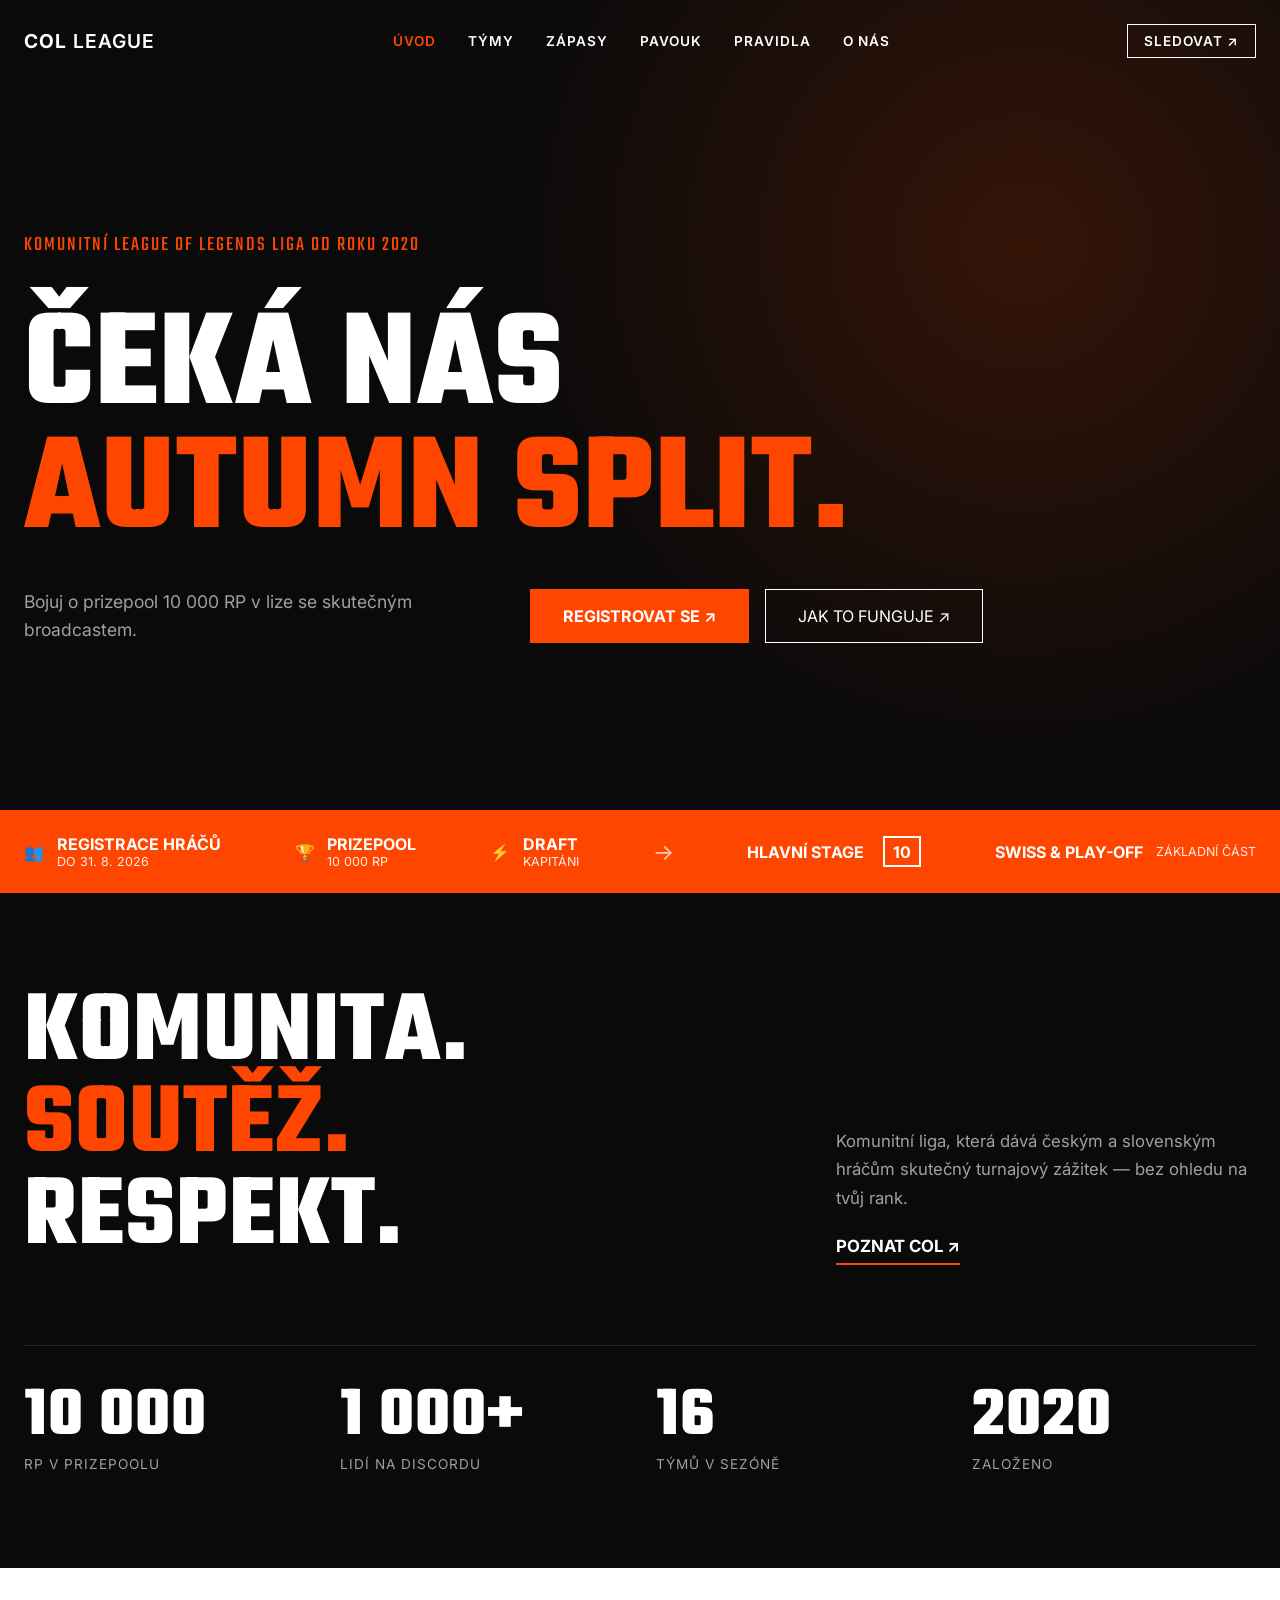
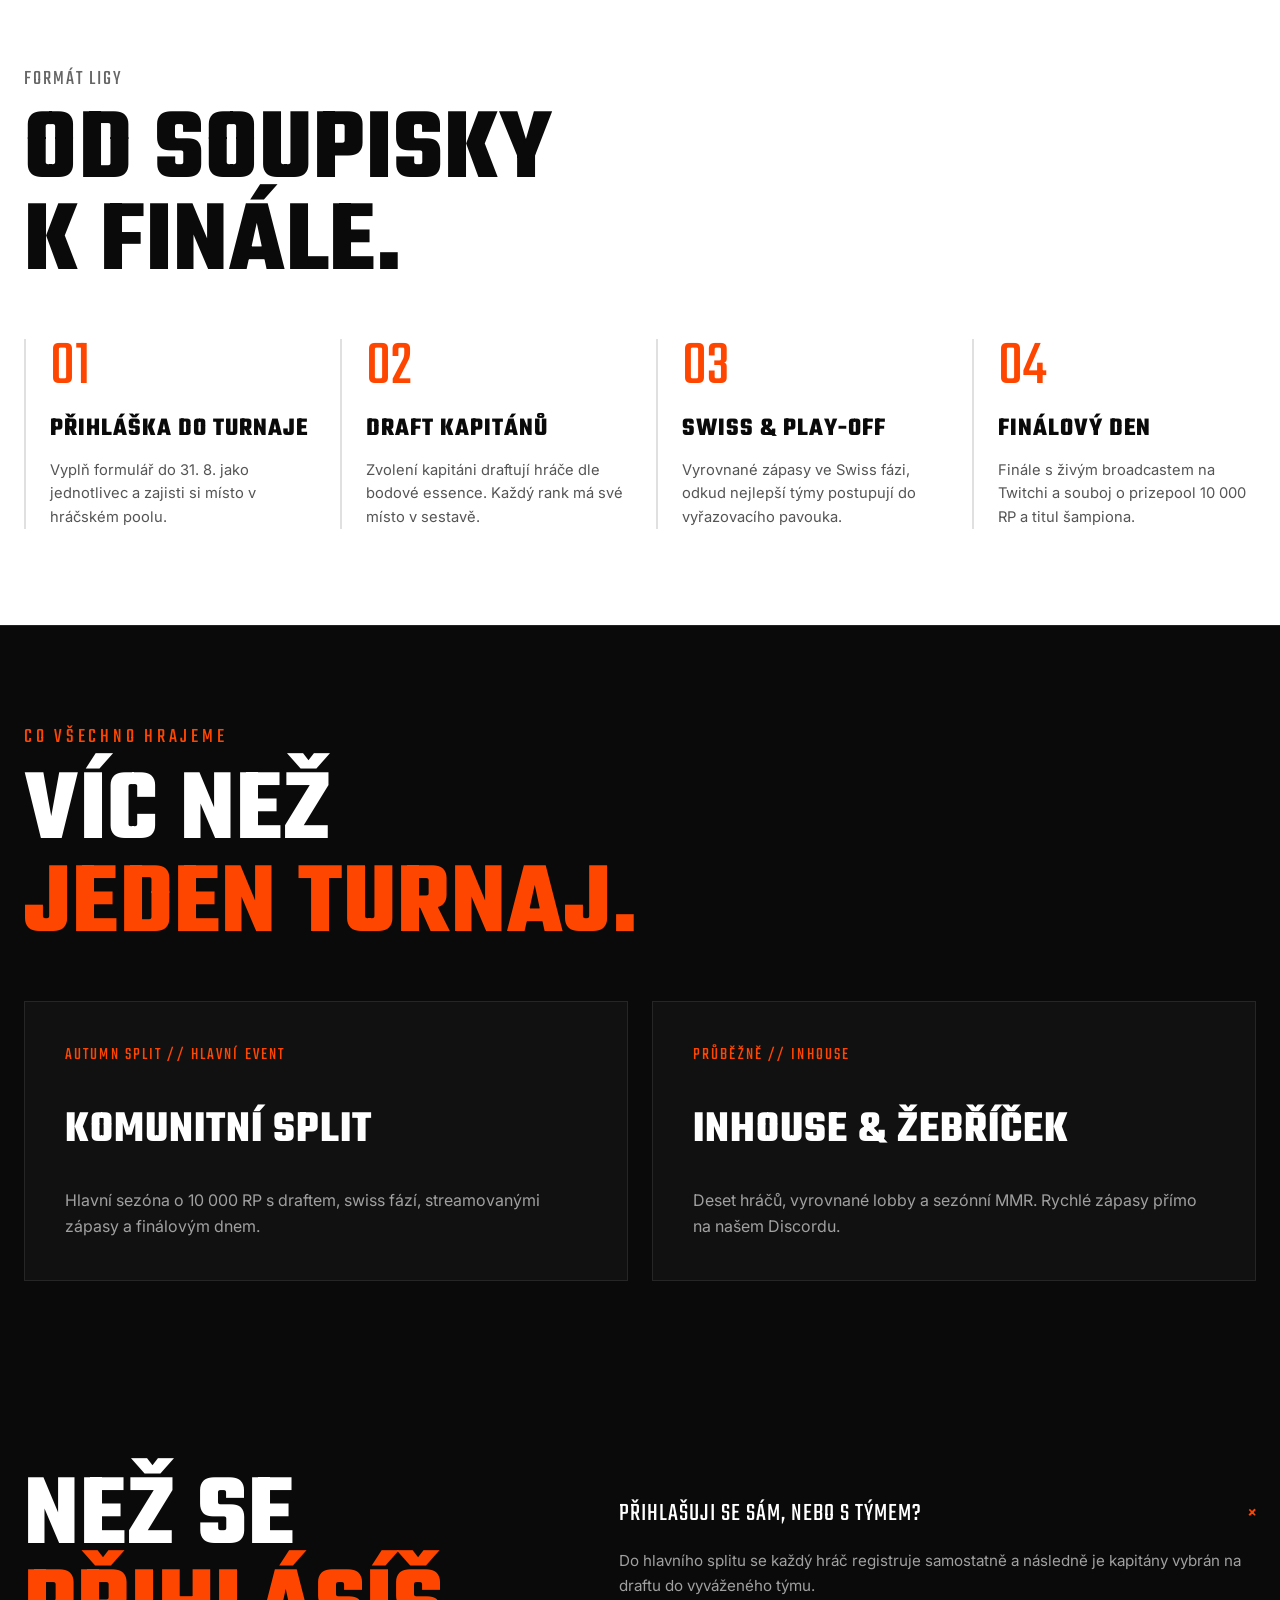
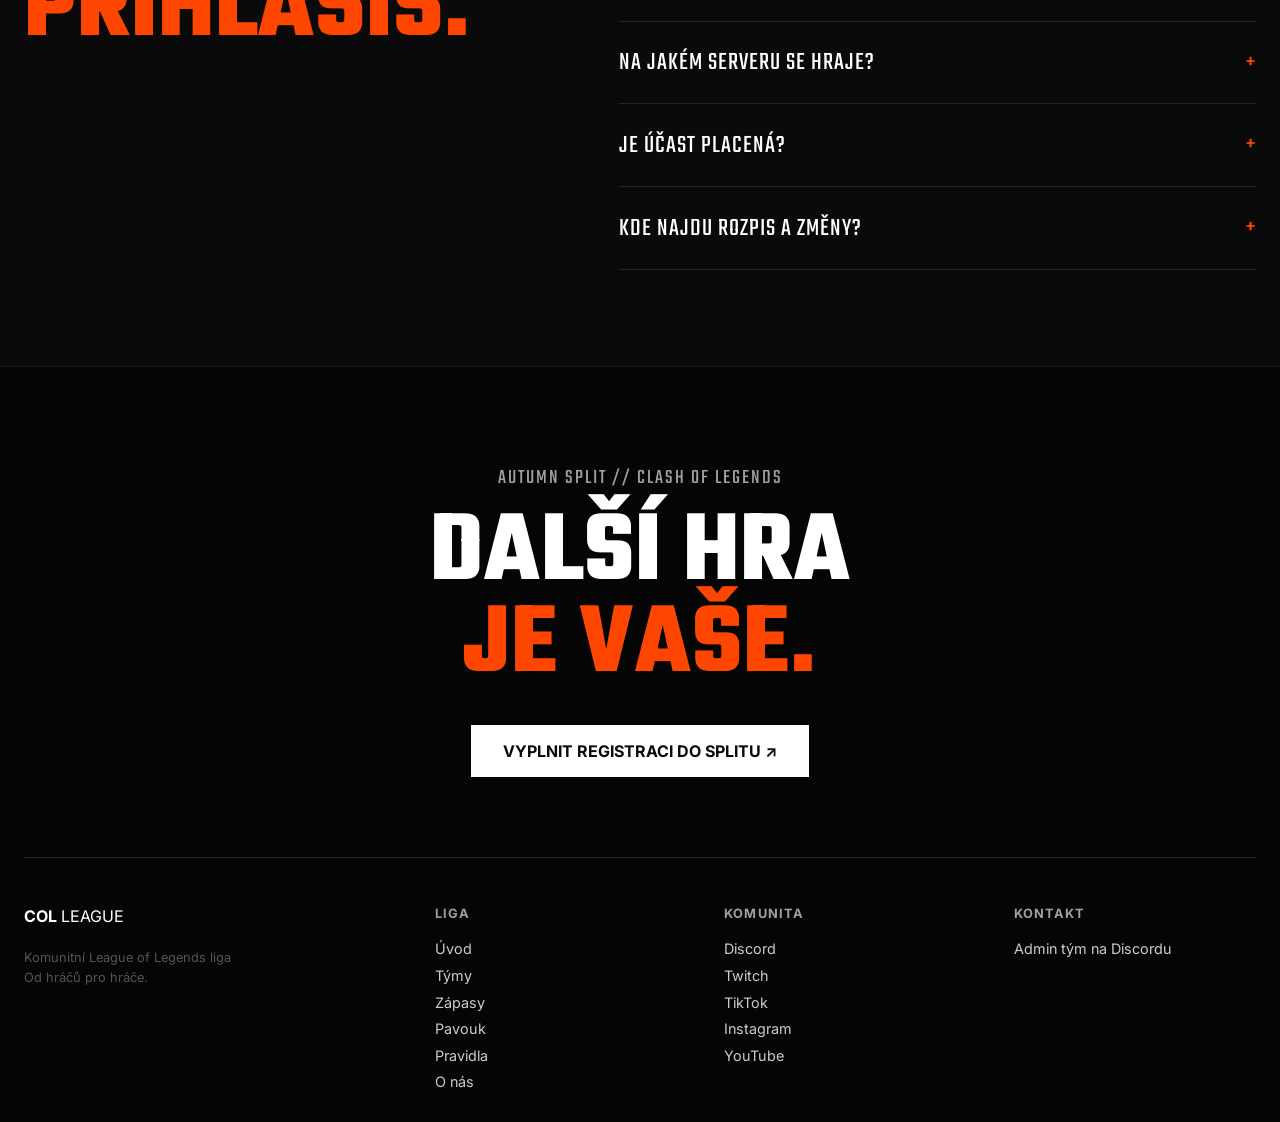
<file: index.html>
<!DOCTYPE html>
<html lang="cs">
<head>
    <meta charset="UTF-8">
    <meta name="viewport" content="width=device-width, initial-scale=1.0">
    <title>COL League — Autumn Split</title>
    <link rel="preconnect" href="https://fonts.googleapis.com">
    <link rel="preconnect" href="https://fonts.gstatic.com" crossorigin>
    <link href="https://fonts.googleapis.com/css2?family=Inter:wght@400;600&family=Teko:wght@700&display=swap" rel="stylesheet">
    <link rel="stylesheet" href="style.css?v=105">
</head>
<body class="page-body">

    <!-- Navigace -->
    <header class="navbar">
        <div class="navbar-inner">
            <a class="logo" href="index.html" aria-label="COL League — úvodní stránka">
                <strong>COL</strong> LEAGUE
            </a>
            <nav class="nav-links" aria-label="Hlavní navigace">
                <a href="index.html" aria-current="page">ÚVOD</a>
                <a href="tymy.html">TÝMY</a>
                <a href="zapasy.html">ZÁPASY</a>
                <a href="pavouk.html">PAVOUK</a>
                <a href="pravidla.html">PRAVIDLA</a>
                <a href="about.html">O NÁS</a>
            </nav>
            <div class="nav-actions">
                <a href="https://www.twitch.tv/col_official" target="_blank" rel="noopener" class="btn-outline">SLEDOVAT ↗</a>
            </div>
        </div>
    </header>

    <!-- Hlavní Hero Sekce -->
    <section class="hero">
        <div class="hero-inner">
            <p class="subtitle">KOMUNITNÍ LEAGUE OF LEGENDS LIGA OD ROKU 2020</p>
            <h1 class="main-title">
                ČEKÁ NÁS<br>
                <span class="highlight">AUTUMN SPLIT.</span>
            </h1>
            <div class="hero-actions">
                <div class="hero-text">
                    <p>Bojuj o prizepool 10 000 RP v lize se skutečným broadcastem.</p>
                </div>
                <div class="hero-buttons">
                    <a href="https://docs.google.com/forms/d/e/1FAIpQLSf5UxbPqEq_c3TdUTTlWegAWK8FVFEtaPbc31fz71-Ij0SeXA/viewform" target="_blank" rel="noopener" class="btn-primary large">REGISTROVAT SE ↗</a>
                    <a href="about.html" class="btn-secondary large">JAK TO FUNGUJE ↗</a>
                </div>
            </div>
        </div>
    </section>

    <!-- Oranžový informační banner -->
    <section class="info-banner">
        <div class="info-banner-inner">
            <div class="banner-item">
                <span class="icon">👥</span>
                <div>
                    <strong>REGISTRACE HRÁČŮ</strong>
                    <p>DO 31. 8. 2026</p>
                </div>
            </div>
            <div class="banner-item">
                <span class="icon">🏆</span>
                <div>
                    <strong>PRIZEPOOL</strong>
                    <p>10 000 RP</p>
                </div>
            </div>
            <div class="banner-item">
                <span class="icon">⚡</span>
                <div>
                    <strong>DRAFT</strong>
                    <p>KAPITÁNI</p>
                </div>
            </div>
            <div class="banner-item arrow">→</div>
            <div class="banner-item">
                <strong>HLAVNÍ STAGE</strong>
                <span class="badge">10</span>
            </div>
            <div class="banner-item">
                <strong>SWISS &amp; PLAY-OFF</strong>
                <p>ZÁKLADNÍ ČÁST</p>
            </div>
        </div>
    </section>

    <!-- Sekce: Komunita, Soutěž, Respekt -->
    <section class="section-dark">
        <div class="content-wrap">
            <div class="about-top">
                <h2 class="massive-text">
                    KOMUNITA.<br>
                    <span class="highlight">SOUTĚŽ.</span><br>
                    RESPEKT.
                </h2>
                <div class="about-desc">
                    <p>Komunitní liga, která dává českým a slovenským hráčům skutečný turnajový zážitek — bez ohledu na tvůj rank.</p>
                    <a href="about.html" class="link-arrow">POZNAT COL ↗</a>
                </div>
            </div>
            
            <div class="stats-grid">
                <div class="stat-item">
                    <h3>10 000</h3>
                    <p>RP V PRIZEPOOLU</p>
                </div>
                <div class="stat-item">
                    <h3>1 000+</h3>
                    <p>LIDÍ NA DISCORDU</p>
                </div>
                <div class="stat-item">
                    <h3>16</h3>
                    <p>TÝMŮ V SEZÓNĚ</p>
                </div>
                <div class="stat-item">
                    <h3>2020</h3>
                    <p>ZALOŽENO</p>
                </div>
            </div>
        </div>
    </section>

    <!-- Sekce: Od soupisky k finále -->
    <section class="section-light steps-section">
        <div class="content-wrap">
            <p class="subtitle-dark">FORMÁT LIGY</p>
            <h2 class="massive-text-dark">OD SOUPISKY<br>K FINÁLE.</h2>
            
            <div class="steps-grid">
                <div class="step-card">
                    <div class="step-number">01</div>
                    <h4>PŘIHLÁŠKA DO TURNAJE</h4>
                    <p>Vyplň formulář do 31. 8. jako jednotlivec a zajisti si místo v hráčském poolu.</p>
                </div>
                <div class="step-card">
                    <div class="step-number">02</div>
                    <h4>DRAFT KAPITÁNŮ</h4>
                    <p>Zvolení kapitáni draftují hráče dle bodové essence. Každý rank má své místo v sestavě.</p>
                </div>
                <div class="step-card">
                    <div class="step-number">03</div>
                    <h4>SWISS &amp; PLAY-OFF</h4>
                    <p>Vyrovnané zápasy ve Swiss fázi, odkud nejlepší týmy postupují do vyřazovacího pavouka.</p>
                </div>
                <div class="step-card">
                    <div class="step-number">04</div>
                    <h4>FINÁLOVÝ DEN</h4>
                    <p>Finále s živým broadcastem na Twitchi a souboj o prizepool 10 000 RP a titul šampiona.</p>
                </div>
            </div>
        </div>
    </section>

    <!-- Sekce: Víc než jeden turnaj -->
    <section class="section-dark" style="border-top: 1px solid #222;">
        <div class="content-wrap">
            <p class="page-kicker">CO VŠECHNO HRAJEME</p>
            <h2 class="massive-text" style="margin-bottom: 3rem;">VÍC NEŽ<br><span class="highlight">JEDEN TURNAJ.</span></h2>
            
            <div class="activity-grid">
                <article class="activity-card">
                    <span class="activity-card__tag">AUTUMN SPLIT // HLAVNÍ EVENT</span>
                    <h3>Komunitní Split</h3>
                    <p>Hlavní sezóna o 10 000 RP s draftem, swiss fází, streamovanými zápasy a finálovým dnem.</p>
                </article>
                <article class="activity-card">
                    <span class="activity-card__tag">PRŮBĚŽNĚ // INHOUSE</span>
                    <h3>Inhouse &amp; Žebříček</h3>
                    <p>Deset hráčů, vyrovnané lobby a sezónní MMR. Rychlé zápasy přímo na našem Discordu.</p>
                </article>
            </div>
        </div>
    </section>

    <!-- Sekce: FAQ -->
    <section class="section-dark faq-section-wrap">
        <div class="content-wrap faq-grid">
            <h2 class="massive-text">NEŽ SE<br><span class="highlight">PŘIHLÁSÍŠ.</span></h2>
            
            <div class="faq-list">
                <details class="faq-item" open>
                    <summary>PŘIHLAŠUJI SE SÁM, NEBO S TÝMEM? <span class="toggle">+</span></summary>
                    <div class="faq-content">
                        Do hlavního splitu se každý hráč registruje samostatně a následně je kapitány vybrán na draftu do vyváženého týmu.
                    </div>
                </details>
                <details class="faq-item">
                    <summary>NA JAKÉM SERVERU SE HRAJE? <span class="toggle">+</span></summary>
                    <div class="faq-content">Hraje se na serveru EU Nordic &amp; East (EUNE).</div>
                </details>
                <details class="faq-item">
                    <summary>JE ÚČAST PLACENÁ? <span class="toggle">+</span></summary>
                    <div class="faq-content">Ne, účast v komunitní lize je zcela zdarma a hraje se o věcné ceny a 10 000 RP.</div>
                </details>
                <details class="faq-item">
                    <summary>KDE NAJDU ROZPIS A ZMĚNY? <span class="toggle">+</span></summary>
                    <div class="faq-content">Veškeré aktuality, termíny a komunikace probíhají na našem oficiálním Discordu.</div>
                </details>
            </div>
        </div>
    </section>

    <!-- Footer -->
    <footer class="footer-section">
        <div class="content-wrap">
            <p class="subtitle" style="color: var(--text-muted); margin-bottom: 1rem;">AUTUMN SPLIT // CLASH OF LEGENDS</p>
            <h2 class="massive-text">
                DALŠÍ HRA<br>
                <span class="highlight">JE VAŠE.</span>
            </h2>
            <a href="https://docs.google.com/forms/d/e/1FAIpQLSf5UxbPqEq_c3TdUTTlWegAWK8FVFEtaPbc31fz71-Ij0SeXA/viewform" target="_blank" rel="noopener" class="btn-light large mt-2" style="margin-bottom: 5rem; display: inline-block;">VYPLNIT REGISTRACI DO SPLITU ↗</a>
            
            <div class="footer-links">
                <div class="col-logo"><strong>COL</strong> LEAGUE<br><br><span style="font-size: 0.8rem; color: #555;">Komunitní League of Legends liga<br>Od hráčů pro hráče.</span></div>
                <div class="links-group">
                    <strong>LIGA</strong>
                    <a href="index.html">Úvod</a>
                    <a href="tymy.html">Týmy</a>
                    <a href="zapasy.html">Zápasy</a>
                    <a href="pavouk.html">Pavouk</a>
                    <a href="pravidla.html">Pravidla</a>
                    <a href="about.html">O nás</a>
                </div>
                <div class="links-group">
                    <strong>KOMUNITA</strong>
                    <a href="https://discord.gg/68KqHuSgA" target="_blank" rel="noopener">Discord</a>
                    <a href="https://www.twitch.tv/col_official" target="_blank" rel="noopener">Twitch</a>
                    <a href="https://www.tiktok.com/@col.official" target="_blank" rel="noopener">TikTok</a>
                    <a href="https://www.instagram.com/col_league_official" target="_blank" rel="noopener">Instagram</a>
                    <a href="https://www.youtube.com/@ClashofLegendsOfficial" target="_blank" rel="noopener">YouTube</a>
                </div>
                <div class="links-group">
                    <strong>KONTAKT</strong>
                    <a href="https://discord.gg/68KqHuSgA" target="_blank" rel="noopener">Admin tým na Discordu</a>
                </div>
            </div>
        </div>
    </footer>

</body>
</html>
</file>
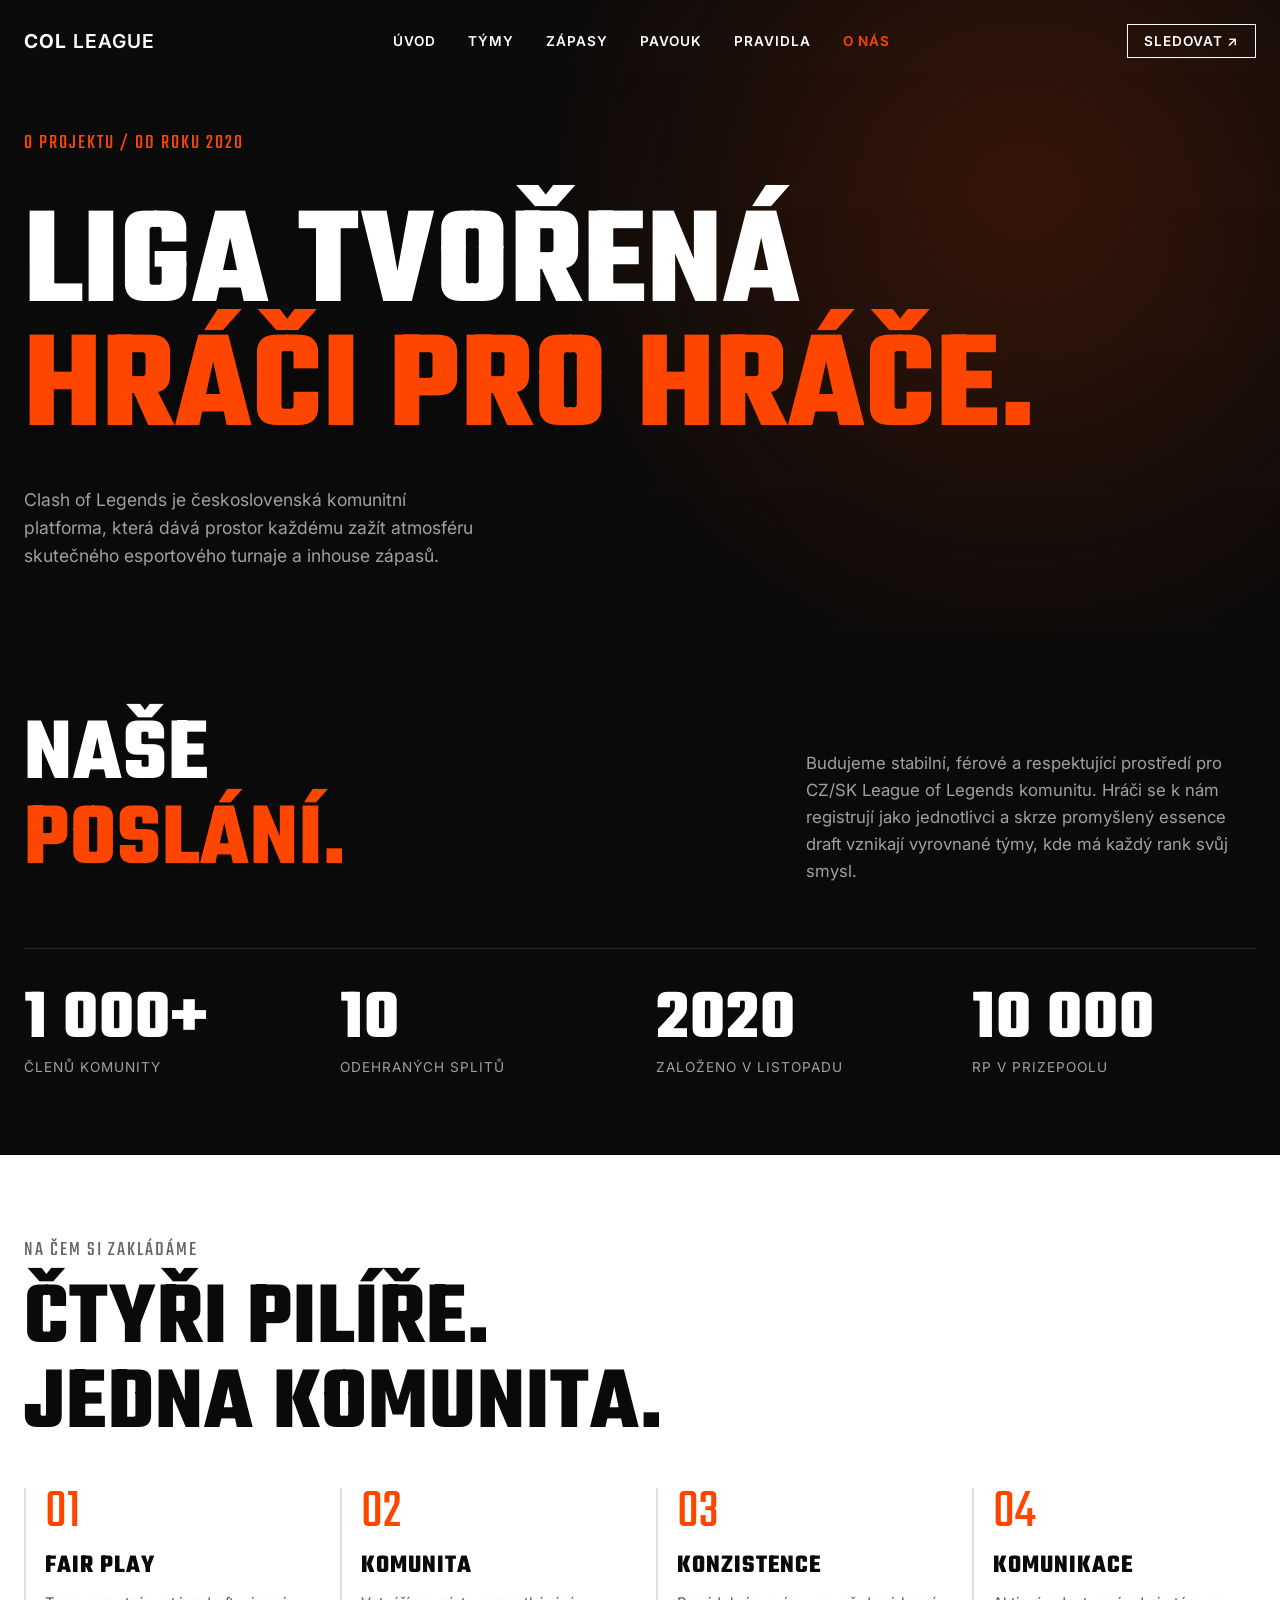
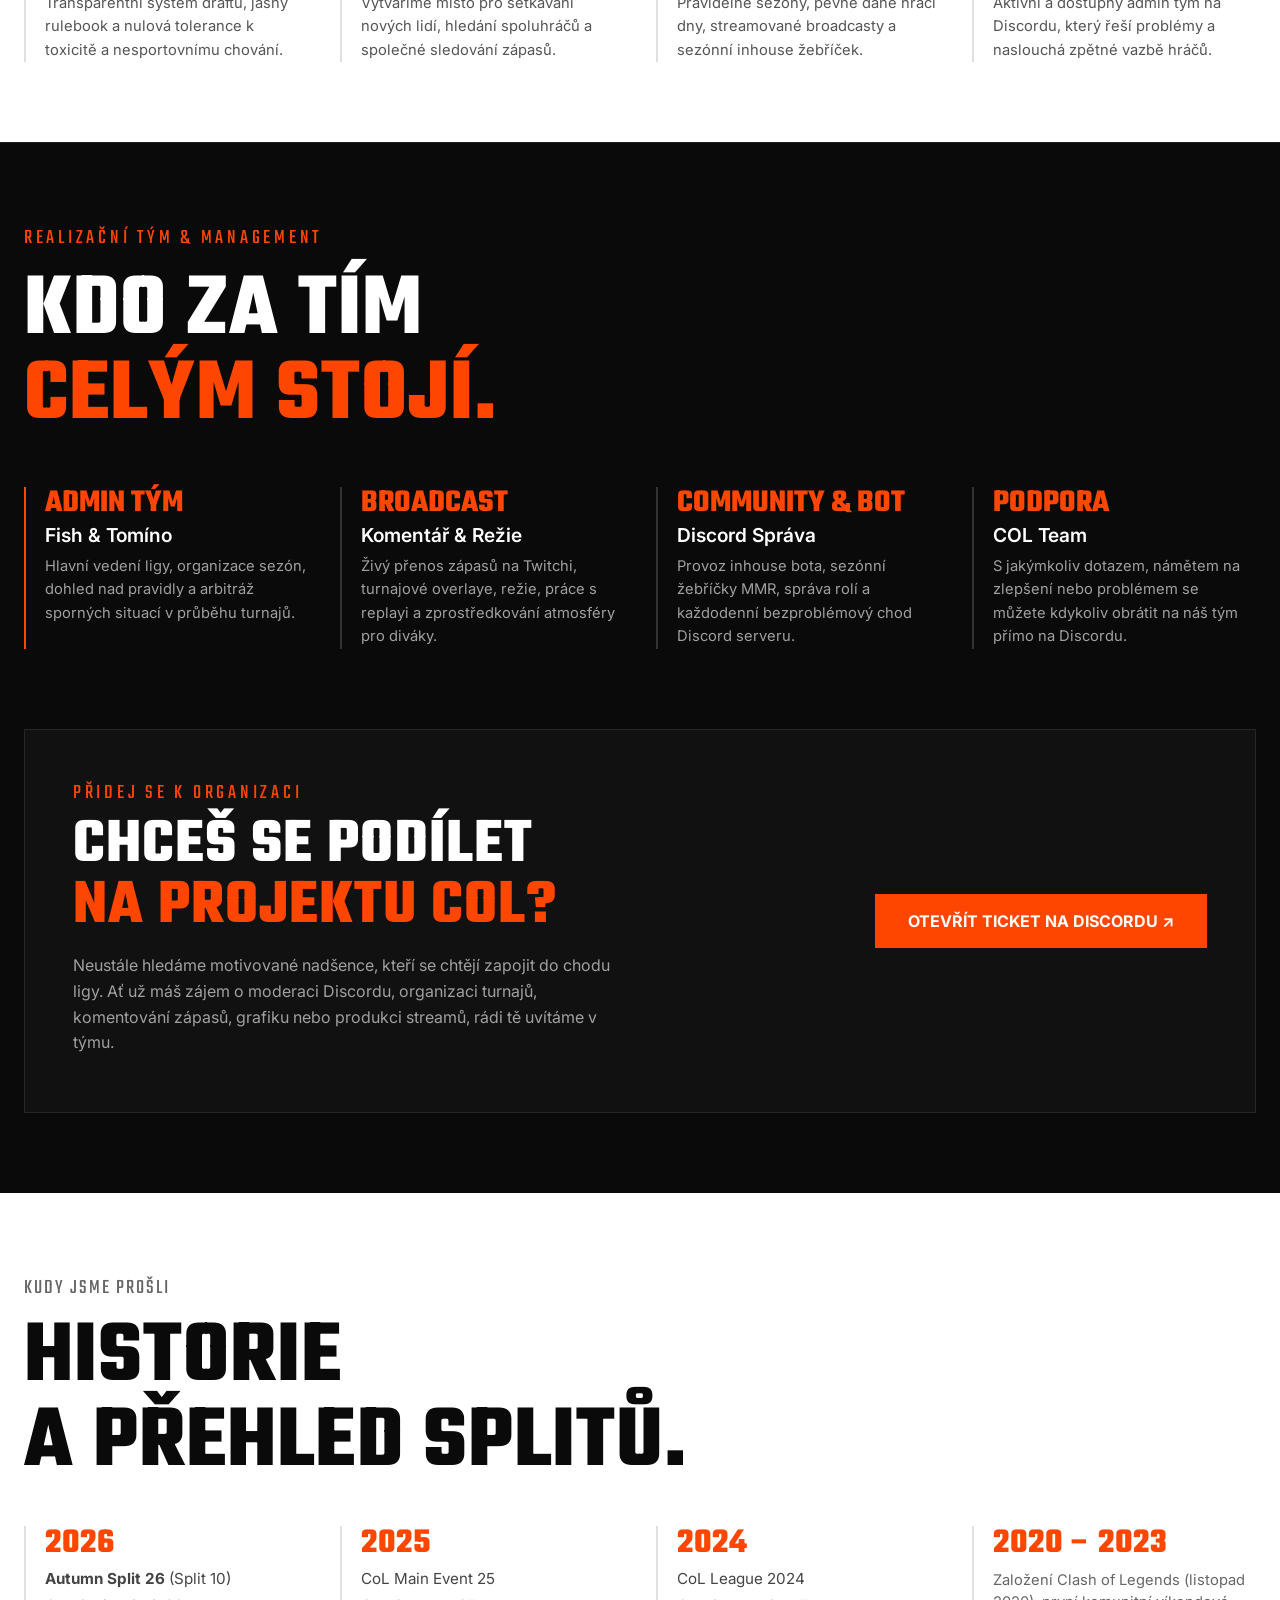
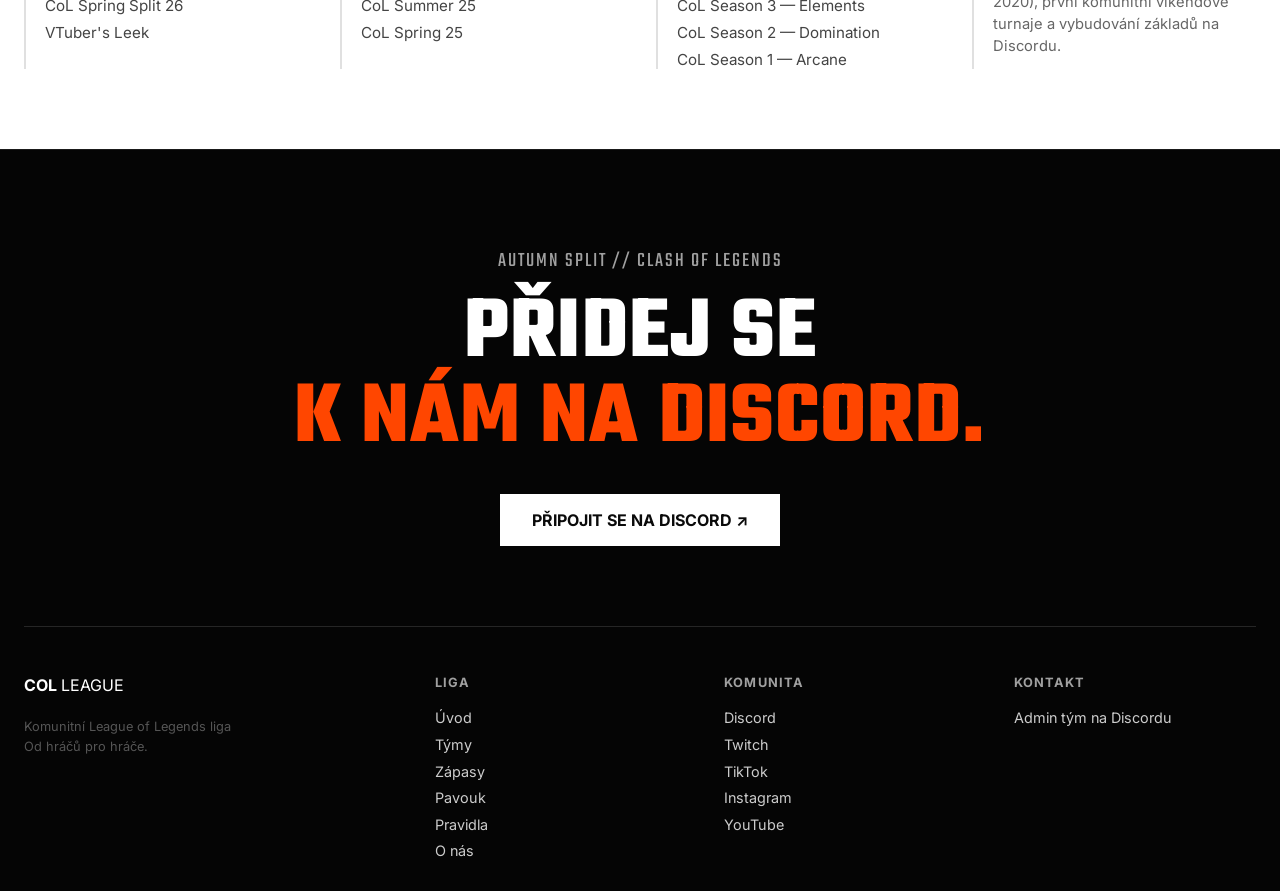
<file: about.html>
<!DOCTYPE html>
<html lang="cs">
<head>
    <meta charset="UTF-8">
    <meta name="viewport" content="width=device-width, initial-scale=1.0">
    <meta name="description" content="Poznej komunitní League of Legends ligu Clash of Legends — náš příběh, hodnoty, realizační tým a historii turnajů od roku 2020.">
    <title>O nás — COL League</title>
    <link rel="preconnect" href="https://fonts.googleapis.com">
    <link rel="preconnect" href="https://fonts.gstatic.com" crossorigin>
    <link href="https://fonts.googleapis.com/css2?family=Inter:wght@400;600&family=Teko:wght@700&display=swap" rel="stylesheet">
    <link rel="stylesheet" href="style.css?v=105">

    <style>
        .page-body {
            background-color: #0a0a0a;
            color: #ffffff;
            font-family: 'Inter', sans-serif;
            margin: 0;
            padding: 0;
        }
        .content-wrap {
            max-width: 1280px;
            margin: 0 auto;
            padding: 0 1.5rem;
        }
        .massive-text {
            font-family: 'Teko', sans-serif;
            font-size: clamp(4rem, 7vw, 6.5rem);
            line-height: 0.95;
            letter-spacing: 1px;
            text-transform: uppercase;
            margin: 0;
        }
        .massive-text-dark {
            font-family: 'Teko', sans-serif;
            font-size: clamp(4rem, 7vw, 6.5rem);
            line-height: 0.95;
            letter-spacing: 1px;
            text-transform: uppercase;
            color: #0a0a0a;
            margin-bottom: 2.5rem;
        }
        .highlight {
            color: #ff4600;
        }
        .section-dark {
            background-color: #0a0a0a;
            color: #ffffff;
            padding: 5rem 0;
        }
        .section-light {
            background-color: #ffffff;
            color: #0a0a0a;
            padding: 5rem 0;
        }
        .steps-grid {
            display: grid;
            grid-template-columns: repeat(4, 1fr);
            gap: 2rem;
        }
        .stats-grid {
            display: grid;
            grid-template-columns: repeat(4, 1fr);
            gap: 2rem;
            border-top: 1px solid #262626;
            padding-top: 2.5rem;
        }
        .step-card {
            border-left: 2px solid #e0e0e0;
            padding-left: 1.2rem;
        }
        .step-number {
            font-family: 'Teko', sans-serif;
            font-size: 3.5rem;
            color: #ff4600;
            line-height: 0.9;
            margin-bottom: 0.5rem;
        }
        .about-top {
            display: flex;
            justify-content: space-between;
            align-items: flex-end;
            gap: 3rem;
            margin-bottom: 4rem;
        }
        .about-desc {
            max-width: 450px;
            color: #a0a0a0;
            font-size: 1.05rem;
            line-height: 1.6;
        }
        .history-grid {
            display: grid;
            grid-template-columns: repeat(4, 1fr);
            gap: 2rem;
        }
        .history-col {
            border-left: 2px solid #e0e0e0;
            padding-left: 1.2rem;
        }
        .history-col h3 {
            font-family: 'Teko', sans-serif;
            font-size: 2.2rem;
            color: #ff4600;
            margin: 0 0 0.5rem;
            line-height: 1;
        }
        .history-col ul {
            list-style: none;
            padding: 0;
            margin: 0;
            display: flex;
            flex-direction: column;
            gap: 0.5rem;
            color: #444;
            font-size: 0.95rem;
        }
        .history-col p {
            color: #666;
            font-size: 0.92rem;
            line-height: 1.5;
            margin: 0;
        }
        .team-grid {
            display: grid;
            grid-template-columns: repeat(4, 1fr);
            gap: 2rem;
        }
        .team-card {
            border-left: 2px solid #333;
            padding-left: 1.2rem;
        }
        .team-card.featured {
            border-left-color: #ff4600;
        }
        .team-card h3 {
            font-family: 'Teko', sans-serif;
            font-size: 2rem;
            color: #ff4600;
            margin: 0 0 0.2rem;
            line-height: 1;
        }
        .team-card h4 {
            color: #ffffff;
            font-size: 1.2rem;
            margin: 0 0 0.5rem;
            font-weight: 600;
        }
        .team-card p {
            color: #a0a0a0;
            font-size: 0.92rem;
            line-height: 1.6;
            margin: 0;
        }
        .ticket-box {
            background: #111111;
            border: 1px solid #262626;
            padding: 3rem;
            display: flex;
            justify-content: space-between;
            align-items: center;
            gap: 3rem;
        }
        @media (max-width: 980px) {
            .steps-grid, .stats-grid, .history-grid, .team-grid {
                grid-template-columns: repeat(2, 1fr);
            }
            .about-top, .ticket-box {
                flex-direction: column;
                align-items: flex-start;
            }
        }
        @media (max-width: 600px) {
            .steps-grid, .stats-grid, .history-grid, .team-grid {
                grid-template-columns: 1fr;
            }
        }
    </style>
</head>
<body class="page-body">

    <!-- Navigace -->
    <header class="navbar">
        <div class="navbar-inner">
            <a class="logo" href="index.html" aria-label="COL League — úvodní stránka">
                <strong>COL</strong> LEAGUE
            </a>
            <nav class="nav-links" aria-label="Hlavní navigace">
                <a href="index.html">ÚVOD</a>
                <a href="tymy.html">TÝMY</a>
                <a href="zapasy.html">ZÁPASY</a>
                <a href="pavouk.html">PAVOUK</a>
                <a href="pravidla.html">PRAVIDLA</a>
                <a href="about.html" aria-current="page">O NÁS</a>
            </nav>
            <div class="nav-actions">
                <a href="https://www.twitch.tv/col_official" target="_blank" rel="noopener" class="btn-outline">SLEDOVAT ↗</a>
            </div>
        </div>
    </header>

    <!-- Hero Sekce -->
    <section class="hero" style="min-height: 60vh;">
        <div class="hero-inner">
            <p class="subtitle">O PROJEKTU / OD ROKU 2020</p>
            <h1 class="main-title">
                LIGA TVOŘENÁ<br>
                <span class="highlight">HRÁČI PRO HRÁČE.</span>
            </h1>
            <div class="hero-actions">
                <div class="hero-text">
                    <p>Clash of Legends je československá komunitní platforma, která dává prostor každému zažít atmosféru skutečného esportového turnaje a inhouse zápasů.</p>
                </div>
            </div>
        </div>
    </section>

    <!-- Poslání a čísla -->
    <section class="section-dark">
        <div class="content-wrap">
            <div class="about-top">
                <h2 class="massive-text">
                    NAŠE<br>
                    <span class="highlight">POSLÁNÍ.</span>
                </h2>
                <div class="about-desc">
                    <p>Budujeme stabilní, férové a respektující prostředí pro CZ/SK League of Legends komunitu. Hráči se k nám registrují jako jednotlivci a skrze promyšlený essence draft vznikají vyrovnané týmy, kde má každý rank svůj smysl.</p>
                </div>
            </div>

            <div class="stats-grid">
                <div class="stat-item">
                    <h3>1 000+</h3>
                    <p>ČLENŮ KOMUNITY</p>
                </div>
                <div class="stat-item">
                    <h3>10</h3>
                    <p>ODEHRANÝCH SPLITŮ</p>
                </div>
                <div class="stat-item">
                    <h3>2020</h3>
                    <p>ZALOŽENO V LISTOPADU</p>
                </div>
                <div class="stat-item">
                    <h3>10 000</h3>
                    <p>RP V PRIZEPOOLU</p>
                </div>
            </div>
        </div>
    </section>

    <!-- Hodnoty ligy -->
    <section class="section-light">
        <div class="content-wrap">
            <p class="subtitle-dark">NA ČEM SI ZAKLÁDÁME</p>
            <h2 class="massive-text-dark">ČTYŘI PILÍŘE.<br>JEDNA KOMUNITA.</h2>
            
            <div class="steps-grid">
                <div class="step-card">
                    <div class="step-number">01</div>
                    <h4 style="font-family: 'Teko', sans-serif; font-size: 1.6rem; text-transform: uppercase; margin-bottom: 0.5rem;">FAIR PLAY</h4>
                    <p style="color: #555; font-size: 0.92rem; line-height: 1.6;">Transparentní systém draftu, jasný rulebook a nulová tolerance k toxicitě a nesportovnímu chování.</p>
                </div>
                <div class="step-card">
                    <div class="step-number">02</div>
                    <h4 style="font-family: 'Teko', sans-serif; font-size: 1.6rem; text-transform: uppercase; margin-bottom: 0.5rem;">KOMUNITA</h4>
                    <p style="color: #555; font-size: 0.92rem; line-height: 1.6;">Vytváříme místo pro setkávání nových lidí, hledání spoluhráčů a společné sledování zápasů.</p>
                </div>
                <div class="step-card">
                    <div class="step-number">03</div>
                    <h4 style="font-family: 'Teko', sans-serif; font-size: 1.6rem; text-transform: uppercase; margin-bottom: 0.5rem;">KONZISTENCE</h4>
                    <p style="color: #555; font-size: 0.92rem; line-height: 1.6;">Pravidelné sezóny, pevně dané hrací dny, streamované broadcasty a sezónní inhouse žebříček.</p>
                </div>
                <div class="step-card">
                    <div class="step-number">04</div>
                    <h4 style="font-family: 'Teko', sans-serif; font-size: 1.6rem; text-transform: uppercase; margin-bottom: 0.5rem;">KOMUNIKACE</h4>
                    <p style="color: #555; font-size: 0.92rem; line-height: 1.6;">Aktivní a dostupný admin tým na Discordu, který řeší problémy a naslouchá zpětné vazbě hráčů.</p>
                </div>
            </div>
        </div>
    </section>

    <!-- Sekce: Realizační tým a vedení -->
    <section class="section-dark" style="border-top: 1px solid #222;">
        <div class="content-wrap">
            <p class="page-kicker">REALIZAČNÍ TÝM &amp; MANAGEMENT</p>
            <h2 class="massive-text" style="margin-bottom: 3rem;">KDO ZA TÍM<br><span class="highlight">CELÝM STOJÍ.</span></h2>
            
            <div class="team-grid">
                <div class="team-card featured">
                    <h3>ADMIN TÝM</h3>
                    <h4>Fish &amp; Tomíno</h4>
                    <p>Hlavní vedení ligy, organizace sezón, dohled nad pravidly a arbitráž sporných situací v průběhu turnajů.</p>
                </div>
                <div class="team-card">
                    <h3>BROADCAST</h3>
                    <h4>Komentář &amp; Režie</h4>
                    <p>Živý přenos zápasů na Twitchi, turnajové overlaye, režie, práce s replayi a zprostředkování atmosféry pro diváky.</p>
                </div>
                <div class="team-card">
                    <h3>COMMUNITY &amp; BOT</h3>
                    <h4>Discord Správa</h4>
                    <p>Provoz inhouse bota, sezónní žebříčky MMR, správa rolí a každodenní bezproblémový chod Discord serveru.</p>
                </div>
                <div class="team-card">
                    <h3>PODPORA</h3>
                    <h4>COL Team</h4>
                    <p>S jakýmkoliv dotazem, námětem na zlepšení nebo problémem se můžete kdykoliv obrátit na náš tým přímo na Discordu.</p>
                </div>
            </div>
        </div>
    </section>

    <!-- Sekce: Přidej se k organizaci (Ticket na Discordu) -->
    <section class="section-dark" style="padding-top: 0;">
        <div class="content-wrap">
            <div class="ticket-box">
                <div>
                    <p class="page-kicker" style="margin-bottom: 0.5rem;">PŘIDEJ SE K ORGANIZACI</p>
                    <h2 class="massive-text" style="font-size: clamp(3rem, 5vw, 4.5rem); margin-bottom: 1rem;">
                        CHCEŠ SE PODÍLET<br><span class="highlight">NA PROJEKTU COL?</span>
                    </h2>
                    <p style="color: #a0a0a0; max-width: 550px; line-height: 1.6; margin-bottom: 0.5rem;">
                        Neustále hledáme motivované nadšence, kteří se chtějí zapojit do chodu ligy. Ať už máš zájem o moderaci Discordu, organizaci turnajů, komentování zápasů, grafiku nebo produkci streamů, rádi tě uvítáme v týmu.
                    </p>
                </div>
                <div style="flex-shrink: 0; text-align: right;">
                    <a href="https://discord.gg/68KqHuSgA" target="_blank" rel="noopener" class="btn-primary large" style="display: inline-block;">OTEVŘÍT TICKET NA DISCORDU ↗</a>
                </div>
            </div>
        </div>
    </section>

    <!-- Historie turnajů -->
    <section class="section-light">
        <div class="content-wrap">
            <p class="subtitle-dark">KUDY JSME PROŠLI</p>
            <h2 class="massive-text-dark">HISTORIE<br>A PŘEHLED SPLITŮ.</h2>
            
            <div class="history-grid">
                <div class="history-col">
                    <h3>2026</h3>
                    <ul>
                        <li><strong>Autumn Split 26</strong> (Split 10)</li>
                        <li>CoL Spring Split 26</li>
                        <li>VTuber's Leek</li>
                    </ul>
                </div>
                <div class="history-col">
                    <h3>2025</h3>
                    <ul>
                        <li>CoL Main Event 25</li>
                        <li>CoL Summer 25</li>
                        <li>CoL Spring 25</li>
                    </ul>
                </div>
                <div class="history-col">
                    <h3>2024</h3>
                    <ul>
                        <li>CoL League 2024</li>
                        <li>CoL Season 3 — Elements</li>
                        <li>CoL Season 2 — Domination</li>
                        <li>CoL Season 1 — Arcane</li>
                    </ul>
                </div>
                <div class="history-col">
                    <h3>2020 – 2023</h3>
                    <p>
                        Založení Clash of Legends (listopad 2020), první komunitní víkendové turnaje a vybudování základů na Discordu.
                    </p>
                </div>
            </div>
        </div>
    </section>

    <!-- Footer -->
    <footer class="footer-section">
        <div class="content-wrap">
            <p class="subtitle" style="color: var(--text-muted); margin-bottom: 1rem;">AUTUMN SPLIT // CLASH OF LEGENDS</p>
            <h2 class="massive-text">
                PŘIDEJ SE<br>
                <span class="highlight">K NÁM NA DISCORD.</span>
            </h2>
            <a href="https://discord.gg/68KqHuSgA" target="_blank" rel="noopener" class="btn-light large mt-2" style="margin-bottom: 5rem; display: inline-block;">PŘIPOJIT SE NA DISCORD ↗</a>
            
            <div class="footer-links">
                <div class="col-logo"><strong>COL</strong> LEAGUE<br><br><span style="font-size: 0.8rem; color: #555;">Komunitní League of Legends liga<br>Od hráčů pro hráče.</span></div>
                <div class="links-group">
                    <strong>LIGA</strong>
                    <a href="index.html">Úvod</a>
                    <a href="tymy.html">Týmy</a>
                    <a href="zapasy.html">Zápasy</a>
                    <a href="pavouk.html">Pavouk</a>
                    <a href="pravidla.html">Pravidla</a>
                    <a href="about.html">O nás</a>
                </div>
                <div class="links-group">
                    <strong>KOMUNITA</strong>
                    <a href="https://discord.gg/68KqHuSgA" target="_blank" rel="noopener">Discord</a>
                    <a href="https://www.twitch.tv/col_official" target="_blank" rel="noopener">Twitch</a>
                    <a href="https://www.tiktok.com/@col.official" target="_blank" rel="noopener">TikTok</a>
                    <a href="https://www.instagram.com/col_league_official" target="_blank" rel="noopener">Instagram</a>
                    <a href="https://www.youtube.com/@ClashofLegendsOfficial" target="_blank" rel="noopener">YouTube</a>
                </div>
                <div class="links-group">
                    <strong>KONTAKT</strong>
                    <a href="https://discord.gg/68KqHuSgA" target="_blank" rel="noopener">Admin tým na Discordu</a>
                </div>
            </div>
        </div>
    </footer>

</body>
</html>
</file>
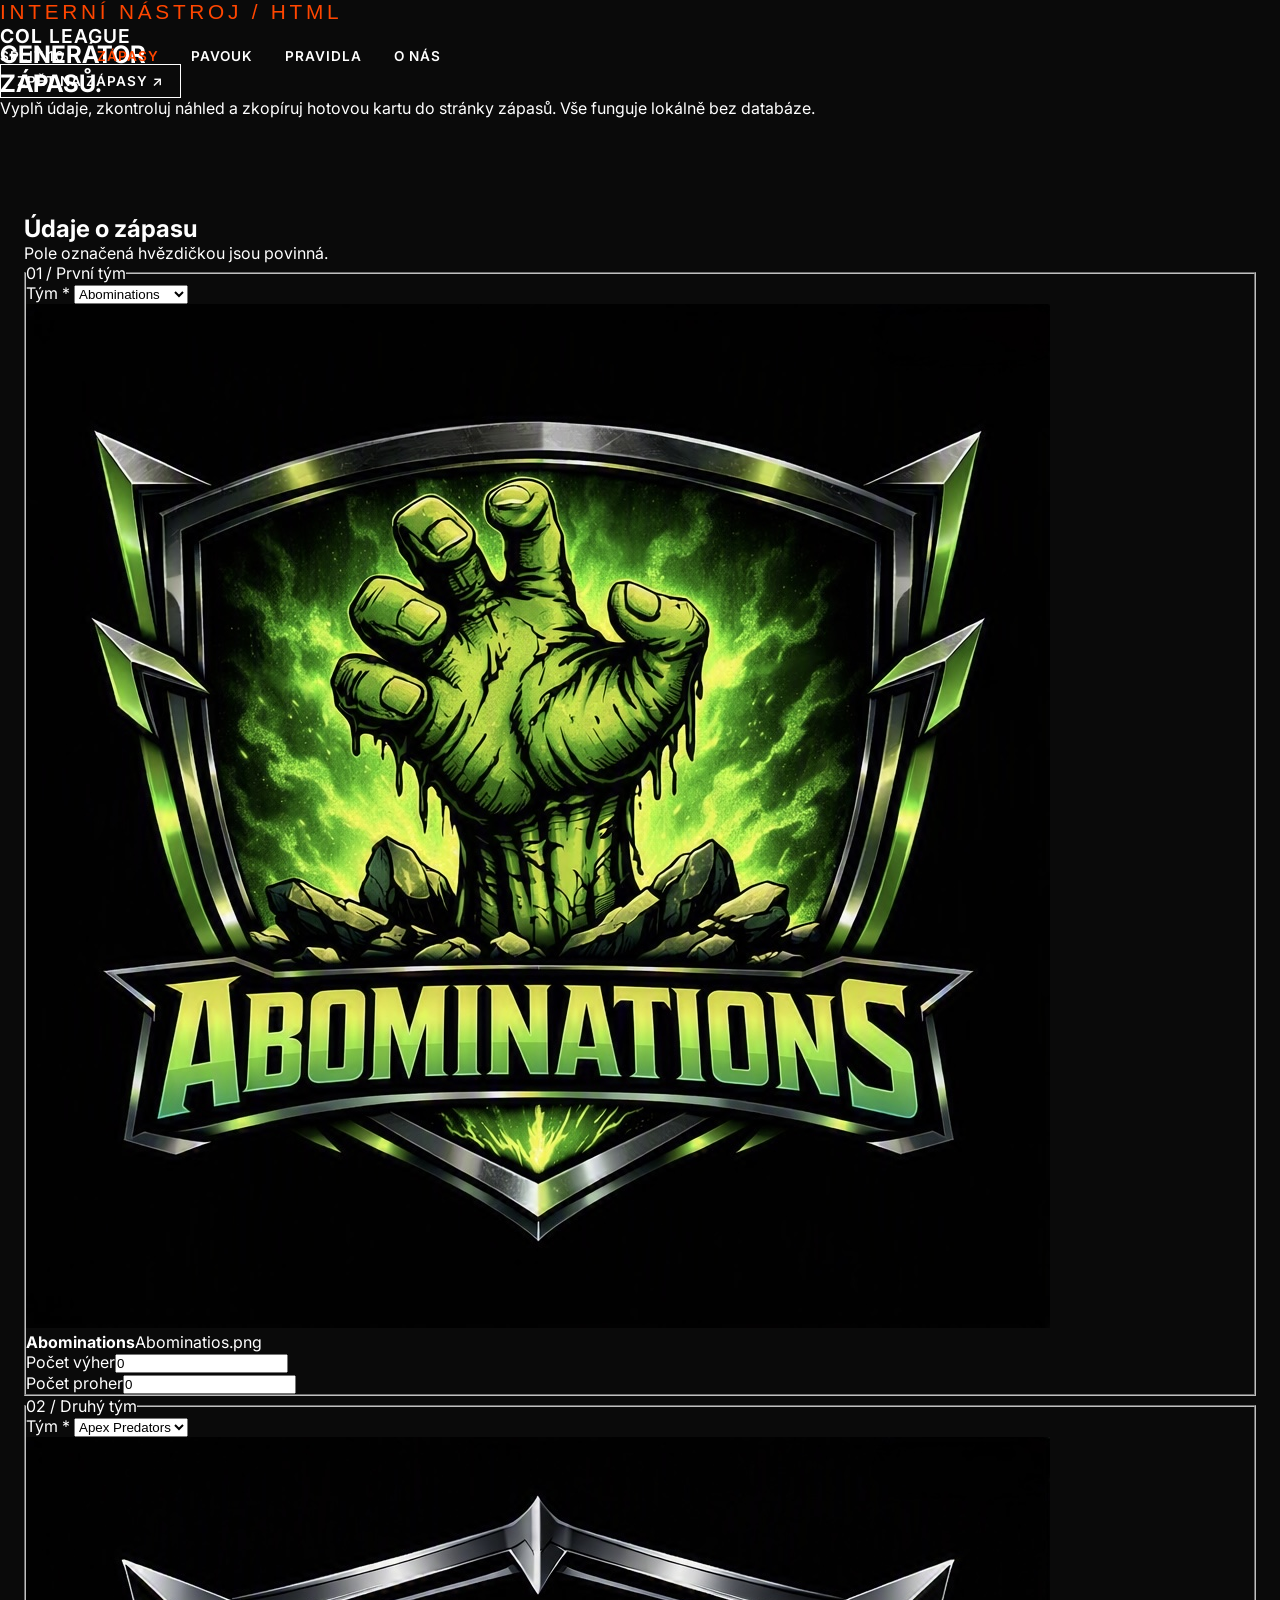
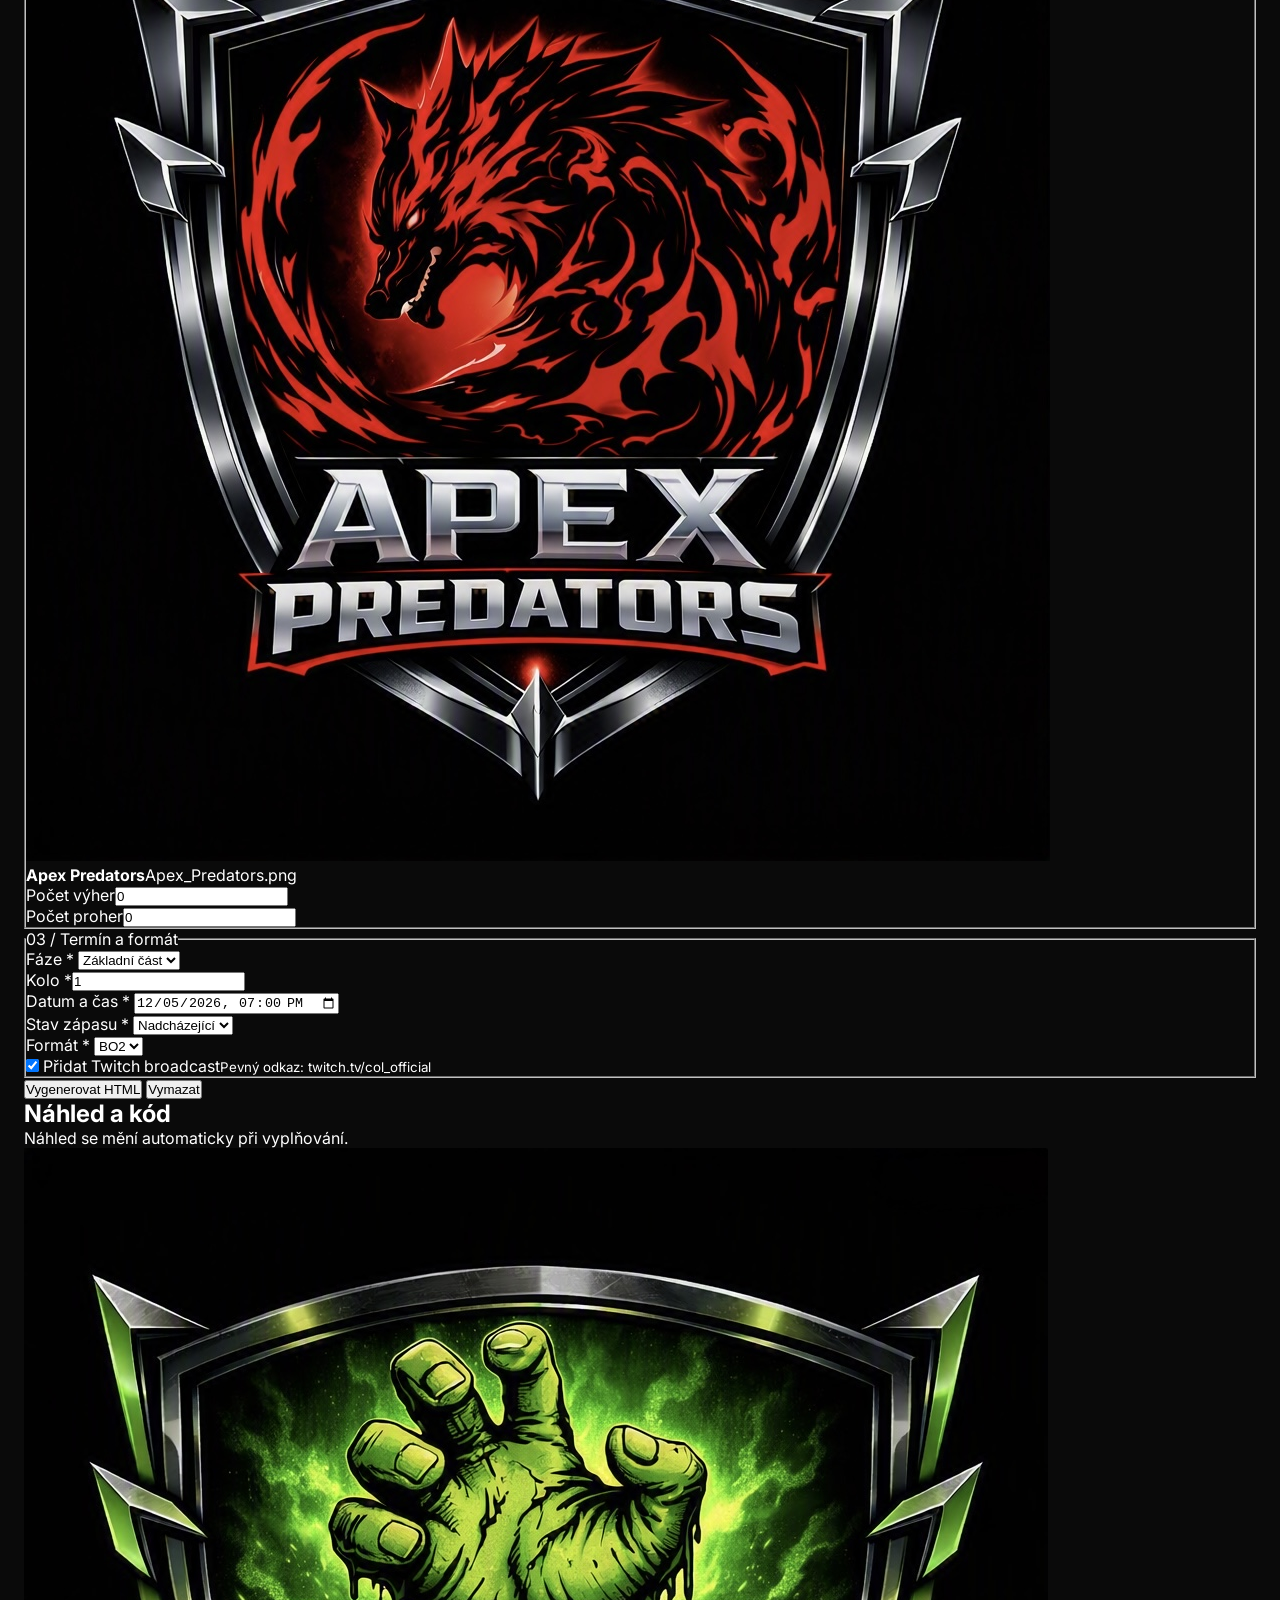
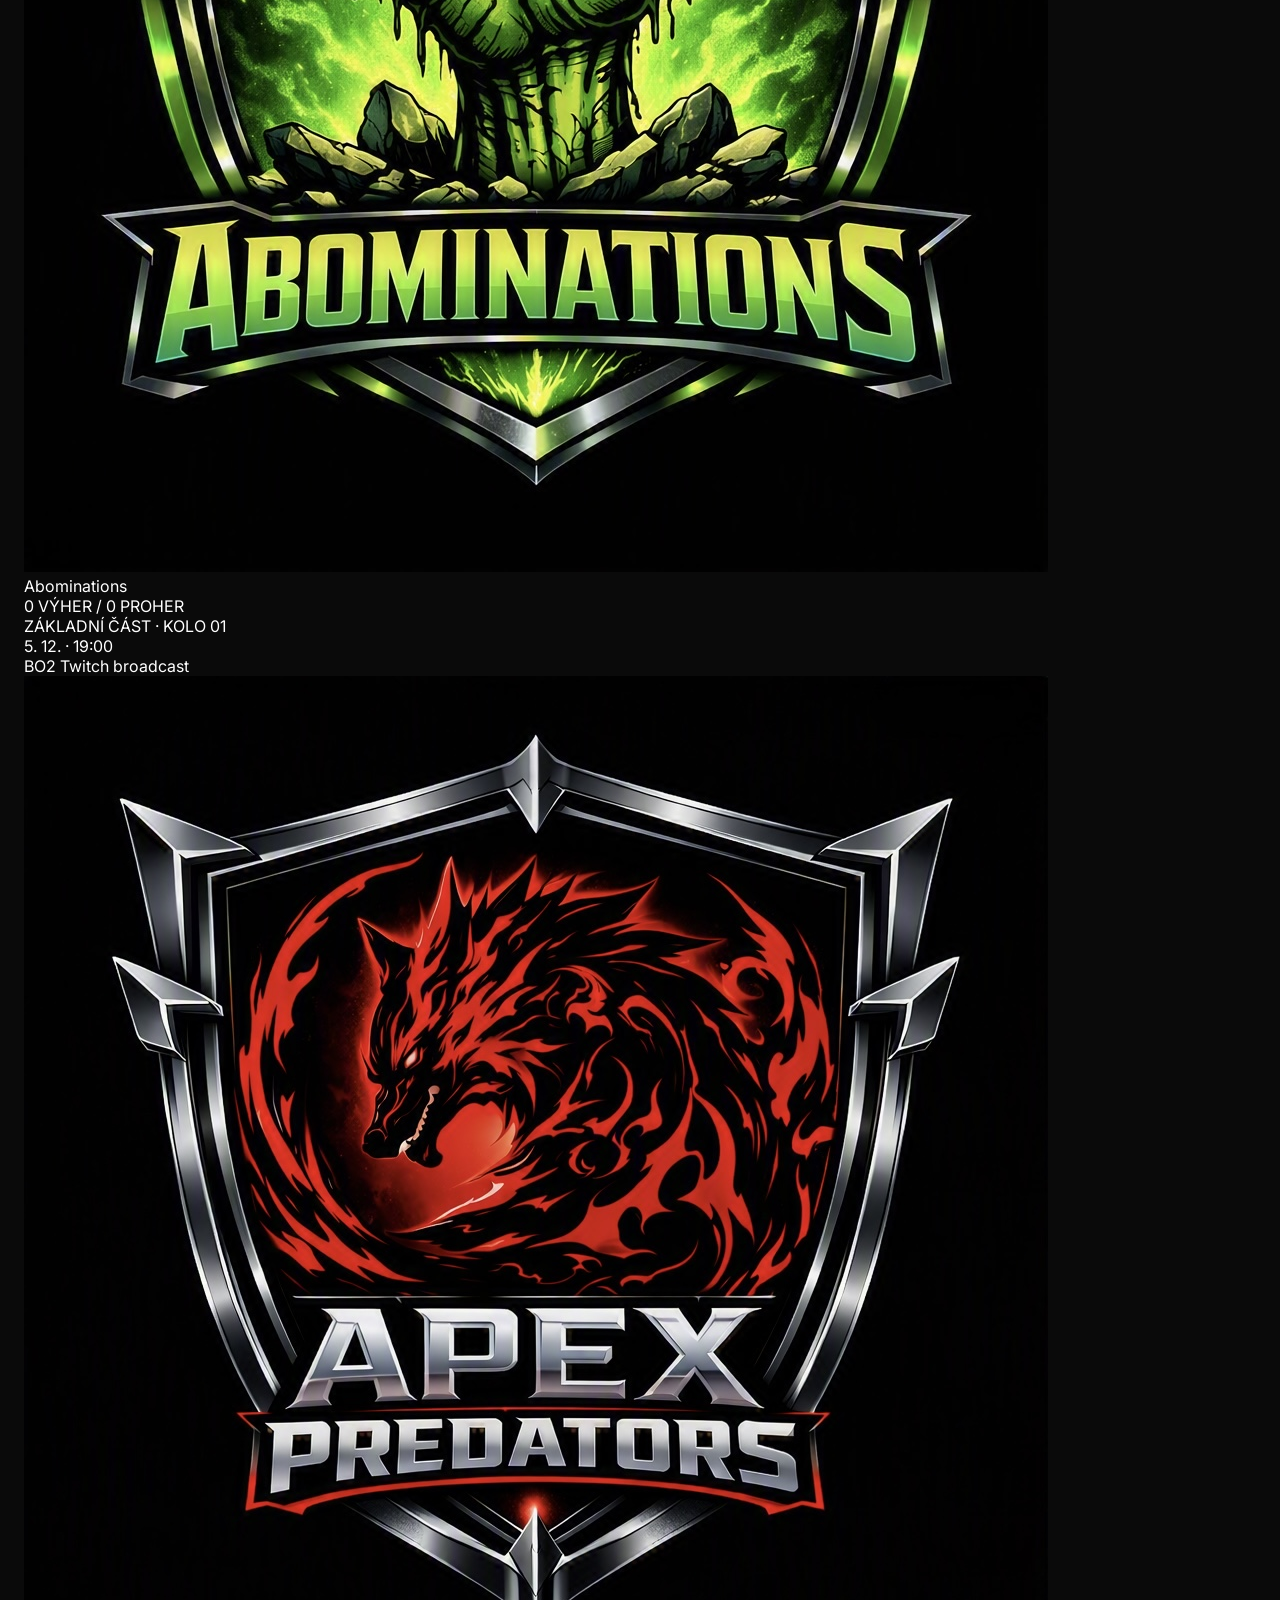
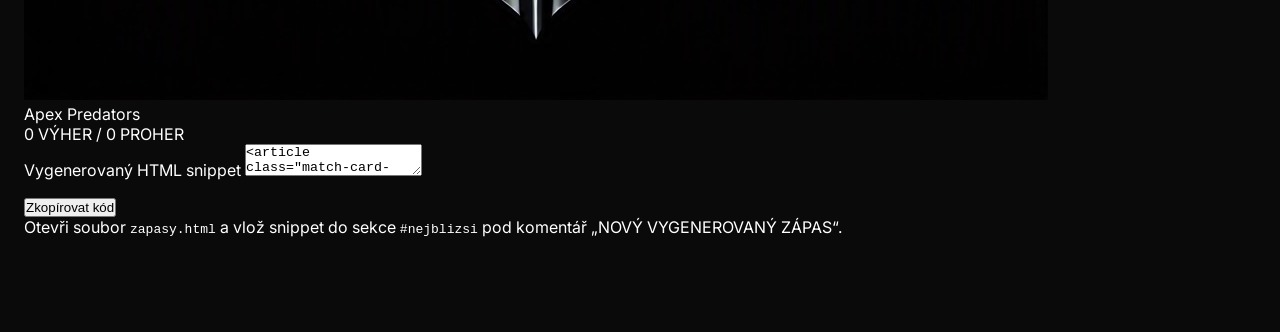
<file: generator-zapasu.html>
<!DOCTYPE html>
<html lang="cs">
<head>
    <meta charset="UTF-8">
    <meta name="viewport" content="width=device-width, initial-scale=1.0">
    <meta name="description" content="Statický HTML generátor karet zápasů pro COL League.">
    <title>Generátor zápasů — COL League</title>
    <link rel="preconnect" href="https://fonts.googleapis.com">
    <link rel="preconnect" href="https://fonts.gstatic.com" crossorigin>
    <link href="https://fonts.googleapis.com/css2?family=Inter:wght@400;600&family=Oswald:wght@700&display=swap" rel="stylesheet">
    <link rel="stylesheet" href="style.css">
</head>
<body class="page-body">
    <header class="navbar page-navbar">
        <a class="logo" href="index.html" aria-label="COL League — úvodní stránka"><strong>COL</strong> LEAGUE</a>
        <nav class="nav-links" aria-label="Hlavní navigace">
            <a href="index.html">SPLIT 10</a>
            <a href="zapasy.html" aria-current="page">ZÁPASY</a>
            <a href="pavouk.html">PAVOUK</a>
            <a href="pravidla.html">PRAVIDLA</a>
            <a href="about.html">O NÁS</a>
        </nav>
        <div class="nav-actions"><a href="zapasy.html" class="btn-outline">ZPĚT NA ZÁPASY ↗</a></div>
    </header>

    <main class="page-main">
        <section class="page-hero page-hero--compact">
            <div class="page-hero__inner">
                <p class="page-kicker">INTERNÍ NÁSTROJ / HTML</p>
                <h1 class="page-title">GENERÁTOR<br><span class="highlight">ZÁPASŮ.</span></h1>
                <p class="page-lead">Vyplň údaje, zkontroluj náhled a zkopíruj hotovou kartu do stránky zápasů. Vše funguje lokálně bez databáze.</p>
            </div>
        </section>

        <section class="content-section section-dark">
            <div class="content-wrap generator-shell">
                <section class="generator-panel" aria-labelledby="generatorFormTitle">
                    <div class="generator-panel__head">
                        <h2 id="generatorFormTitle">Údaje o zápasu</h2>
                        <p>Pole označená hvězdičkou jsou povinná.</p>
                    </div>

                    <form class="generator-form" id="matchGeneratorForm">
                        <fieldset class="generator-fieldset">
                            <legend>01 / První tým</legend>
                            <div class="generator-field">
                                <label for="team1">Tým *</label>
                                <select id="team1" name="team1" required></select>
                            </div>
                            <div class="team-choice-preview" id="team1Preview" aria-live="polite"></div>
                            <div class="generator-field-row">
                                <div class="generator-field"><label for="team1Wins">Počet výher</label><input id="team1Wins" name="team1Wins" type="number" min="0" value="0"></div>
                                <div class="generator-field"><label for="team1Losses">Počet proher</label><input id="team1Losses" name="team1Losses" type="number" min="0" value="0"></div>
                            </div>
                        </fieldset>

                        <fieldset class="generator-fieldset">
                            <legend>02 / Druhý tým</legend>
                            <div class="generator-field">
                                <label for="team2">Tým *</label>
                                <select id="team2" name="team2" required></select>
                            </div>
                            <div class="team-choice-preview" id="team2Preview" aria-live="polite"></div>
                            <div class="generator-field-row">
                                <div class="generator-field"><label for="team2Wins">Počet výher</label><input id="team2Wins" name="team2Wins" type="number" min="0" value="0"></div>
                                <div class="generator-field"><label for="team2Losses">Počet proher</label><input id="team2Losses" name="team2Losses" type="number" min="0" value="0"></div>
                            </div>
                        </fieldset>

                        <fieldset class="generator-fieldset">
                            <legend>03 / Termín a formát</legend>
                            <div class="generator-field-row">
                                <div class="generator-field">
                                    <label for="phase">Fáze *</label>
                                    <select id="phase" name="phase" required>
                                        <option value="ZÁKLADNÍ ČÁST">Základní část</option>
                                        <option value="PLAY-OFF">Play-off</option>
                                        <option value="SHOWMATCH">Showmatch</option>
                                    </select>
                                </div>
                                <div class="generator-field"><label for="round">Kolo *</label><input id="round" name="round" type="number" min="1" value="1" required></div>
                            </div>
                            <div class="generator-field">
                                <label for="startAt">Datum a čas *</label>
                                <input id="startAt" name="startAt" type="datetime-local" required>
                            </div>
                            <div class="generator-field-row">
                                <div class="generator-field">
                                    <label for="matchState">Stav zápasu *</label>
                                    <select id="matchState" name="matchState" required>
                                        <option value="scheduled" selected>Nadcházející</option>
                                        <option value="finished">Dohraný</option>
                                    </select>
                                </div>
                                <div class="generator-field">
                                    <label for="format">Formát *</label>
                                    <select id="format" name="format" required>
                                        <option value="BO2" selected>BO2</option>
                                        <option value="BO1">BO1</option>
                                        <option value="BO3">BO3</option>
                                        <option value="BO5">BO5</option>
                                    </select>
                                </div>
                            </div>
                            <div class="generator-field-row generator-score-fields" id="scoreFields" hidden>
                                <div class="generator-field"><label for="team1Score">Výsledek prvního týmu *</label><input id="team1Score" name="team1Score" type="number" min="0" value="1"></div>
                                <div class="generator-field"><label for="team2Score">Výsledek druhého týmu *</label><input id="team2Score" name="team2Score" type="number" min="0" value="1"></div>
                            </div>
                            <label class="generator-check" for="broadcast">
                                <input id="broadcast" name="broadcast" type="checkbox" checked>
                                <span>Přidat Twitch broadcast<small>Pevný odkaz: twitch.tv/col_official</small></span>
                            </label>
                        </fieldset>

                        <div class="generator-error" id="generatorError" role="alert" hidden></div>
                        <div class="generator-actions">
                            <button class="generator-button" type="submit">Vygenerovat HTML</button>
                            <button class="generator-button generator-button--secondary" id="resetGenerator" type="button">Vymazat</button>
                        </div>
                    </form>
                </section>

                <section class="generator-panel generator-panel--sticky" aria-labelledby="generatorOutputTitle">
                    <div class="generator-panel__head">
                        <h2 id="generatorOutputTitle">Náhled a kód</h2>
                        <p>Náhled se mění automaticky při vyplňování.</p>
                    </div>
                    <div class="generator-preview" id="matchPreview" aria-live="polite"></div>
                    <div class="code-output-wrap">
                        <label class="generator-field__label" for="generatedCode">Vygenerovaný HTML snippet</label>
                        <textarea class="code-output" id="generatedCode" readonly spellcheck="false"></textarea>
                    </div>
                    <div class="generator-actions" style="margin-top: 1rem;">
                        <button class="generator-button" id="copyCode" type="button">Zkopírovat kód</button>
                    </div>
                    <p class="copy-status" id="copyStatus" aria-live="polite"></p>
                    <div class="generator-help">
                        Otevři soubor <code>zapasy.html</code> a vlož snippet do sekce <code id="pasteTarget">#nejblizsi</code><span id="pasteHint"> pod komentář „NOVÝ VYGENEROVANÝ ZÁPAS“</span>.
                    </div>
                </section>
            </div>
        </section>
    </main>

    <script src="generator-zapasu.js"></script>
</body>
</html>
</file>
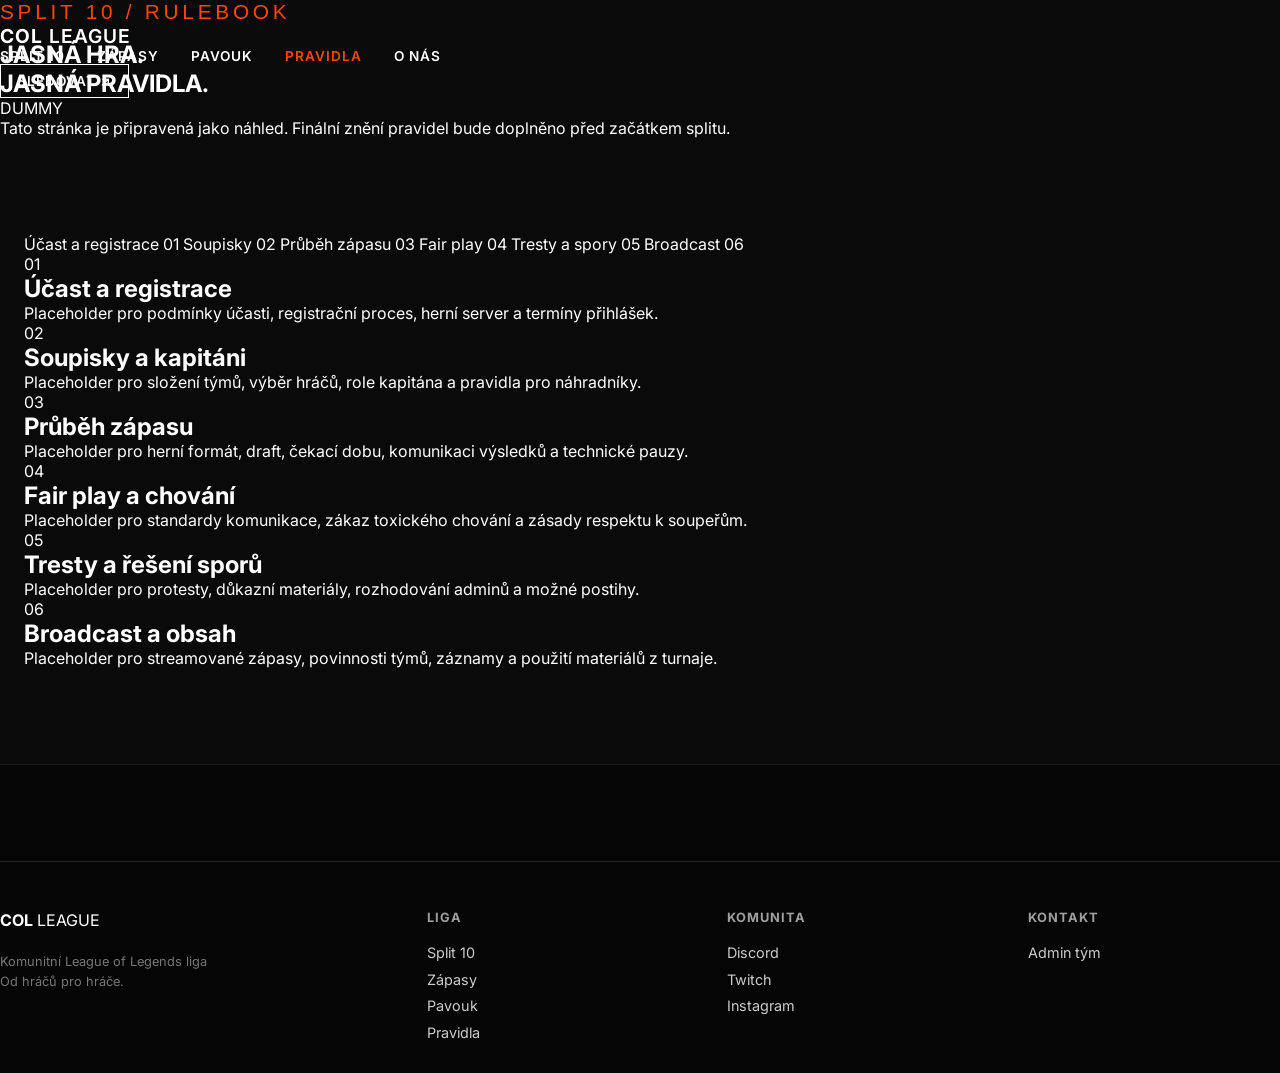
<file: pravidla.html>
<!DOCTYPE html>
<html lang="cs">
<head>
    <meta charset="UTF-8">
    <meta name="viewport" content="width=device-width, initial-scale=1.0">
    <meta name="description" content="Pravidla komunitní League of Legends ligy COL.">
    <title>Pravidla — COL League</title>
    <link rel="preconnect" href="https://fonts.googleapis.com">
    <link rel="preconnect" href="https://fonts.gstatic.com" crossorigin>
    <link href="https://fonts.googleapis.com/css2?family=Inter:wght@400;600&family=Oswald:wght@700&display=swap" rel="stylesheet">
    <link rel="stylesheet" href="style.css">
</head>
<body class="page-body">
    <header class="navbar page-navbar">
        <a class="logo" href="index.html" aria-label="COL League — úvodní stránka"><strong>COL</strong> LEAGUE</a>
        <nav class="nav-links" aria-label="Hlavní navigace">
            <a href="index.html">SPLIT 10</a><a href="zapasy.html">ZÁPASY</a><a href="pavouk.html">PAVOUK</a><a href="pravidla.html" aria-current="page">PRAVIDLA</a><a href="about.html">O NÁS</a>
        </nav>
        <div class="nav-actions"><a href="https://www.twitch.tv/col_official" class="btn-outline">SLEDOVAT ↗</a></div>
    </header>

    <main class="page-main">
        <section class="page-hero page-hero--compact">
            <div class="page-hero__inner">
                <p class="page-kicker">SPLIT 10 / RULEBOOK</p>
                <h1 class="page-title">JASNÁ HRA.<br><span class="highlight">JASNÁ PRAVIDLA.</span></h1>
                <div class="draft-notice"><span class="draft-notice__badge">DUMMY</span><p>Tato stránka je připravená jako náhled. Finální znění pravidel bude doplněno před začátkem splitu.</p></div>
            </div>
        </section>

        <section class="content-section section-dark">
            <div class="content-wrap rules-layout">
                <aside class="rules-nav" aria-label="Obsah pravidel">
                    <a href="#ucast">Účast a registrace <span>01</span></a>
                    <a href="#soupisky">Soupisky <span>02</span></a>
                    <a href="#zapasy">Průběh zápasu <span>03</span></a>
                    <a href="#fairplay">Fair play <span>04</span></a>
                    <a href="#tresty">Tresty a spory <span>05</span></a>
                    <a href="#broadcast">Broadcast <span>06</span></a>
                </aside>
                <div class="rules-chapters">
                    <article class="rule-chapter" id="ucast"><div class="rule-chapter__head"><span class="rule-chapter__number">01</span><div><h2>Účast a registrace</h2><p>Placeholder pro podmínky účasti, registrační proces, herní server a termíny přihlášek.</p></div></div></article>
                    <article class="rule-chapter" id="soupisky"><div class="rule-chapter__head"><span class="rule-chapter__number">02</span><div><h2>Soupisky a kapitáni</h2><p>Placeholder pro složení týmů, výběr hráčů, role kapitána a pravidla pro náhradníky.</p></div></div></article>
                    <article class="rule-chapter" id="zapasy"><div class="rule-chapter__head"><span class="rule-chapter__number">03</span><div><h2>Průběh zápasu</h2><p>Placeholder pro herní formát, draft, čekací dobu, komunikaci výsledků a technické pauzy.</p></div></div></article>
                    <article class="rule-chapter" id="fairplay"><div class="rule-chapter__head"><span class="rule-chapter__number">04</span><div><h2>Fair play a chování</h2><p>Placeholder pro standardy komunikace, zákaz toxického chování a zásady respektu k soupeřům.</p></div></div></article>
                    <article class="rule-chapter" id="tresty"><div class="rule-chapter__head"><span class="rule-chapter__number">05</span><div><h2>Tresty a řešení sporů</h2><p>Placeholder pro protesty, důkazní materiály, rozhodování adminů a možné postihy.</p></div></div></article>
                    <article class="rule-chapter" id="broadcast"><div class="rule-chapter__head"><span class="rule-chapter__number">06</span><div><h2>Broadcast a obsah</h2><p>Placeholder pro streamované zápasy, povinnosti týmů, záznamy a použití materiálů z turnaje.</p></div></div></article>
                </div>
            </div>
        </section>
    </main>

    <footer class="footer-section">
        <div class="footer-links">
            <div class="col-logo"><strong>COL</strong> LEAGUE<br><br><span style="font-size: .8rem; color: #777;">Komunitní League of Legends liga<br>Od hráčů pro hráče.</span></div>
            <div class="links-group"><strong>LIGA</strong><a href="index.html">Split 10</a><a href="zapasy.html">Zápasy</a><a href="pavouk.html">Pavouk</a><a href="pravidla.html">Pravidla</a></div>
            <div class="links-group"><strong>KOMUNITA</strong><a href="https://discord.gg/68KqHuSgA">Discord</a><a href="https://www.twitch.tv/col_official">Twitch</a><a href="https://www.instagram.com/col_league_official">Instagram</a></div>
            <div class="links-group"><strong>KONTAKT</strong><a href="https://discord.gg/68KqHuSgA">Admin tým</a></div>
        </div>
    </footer>
</body>
</html>
</file>
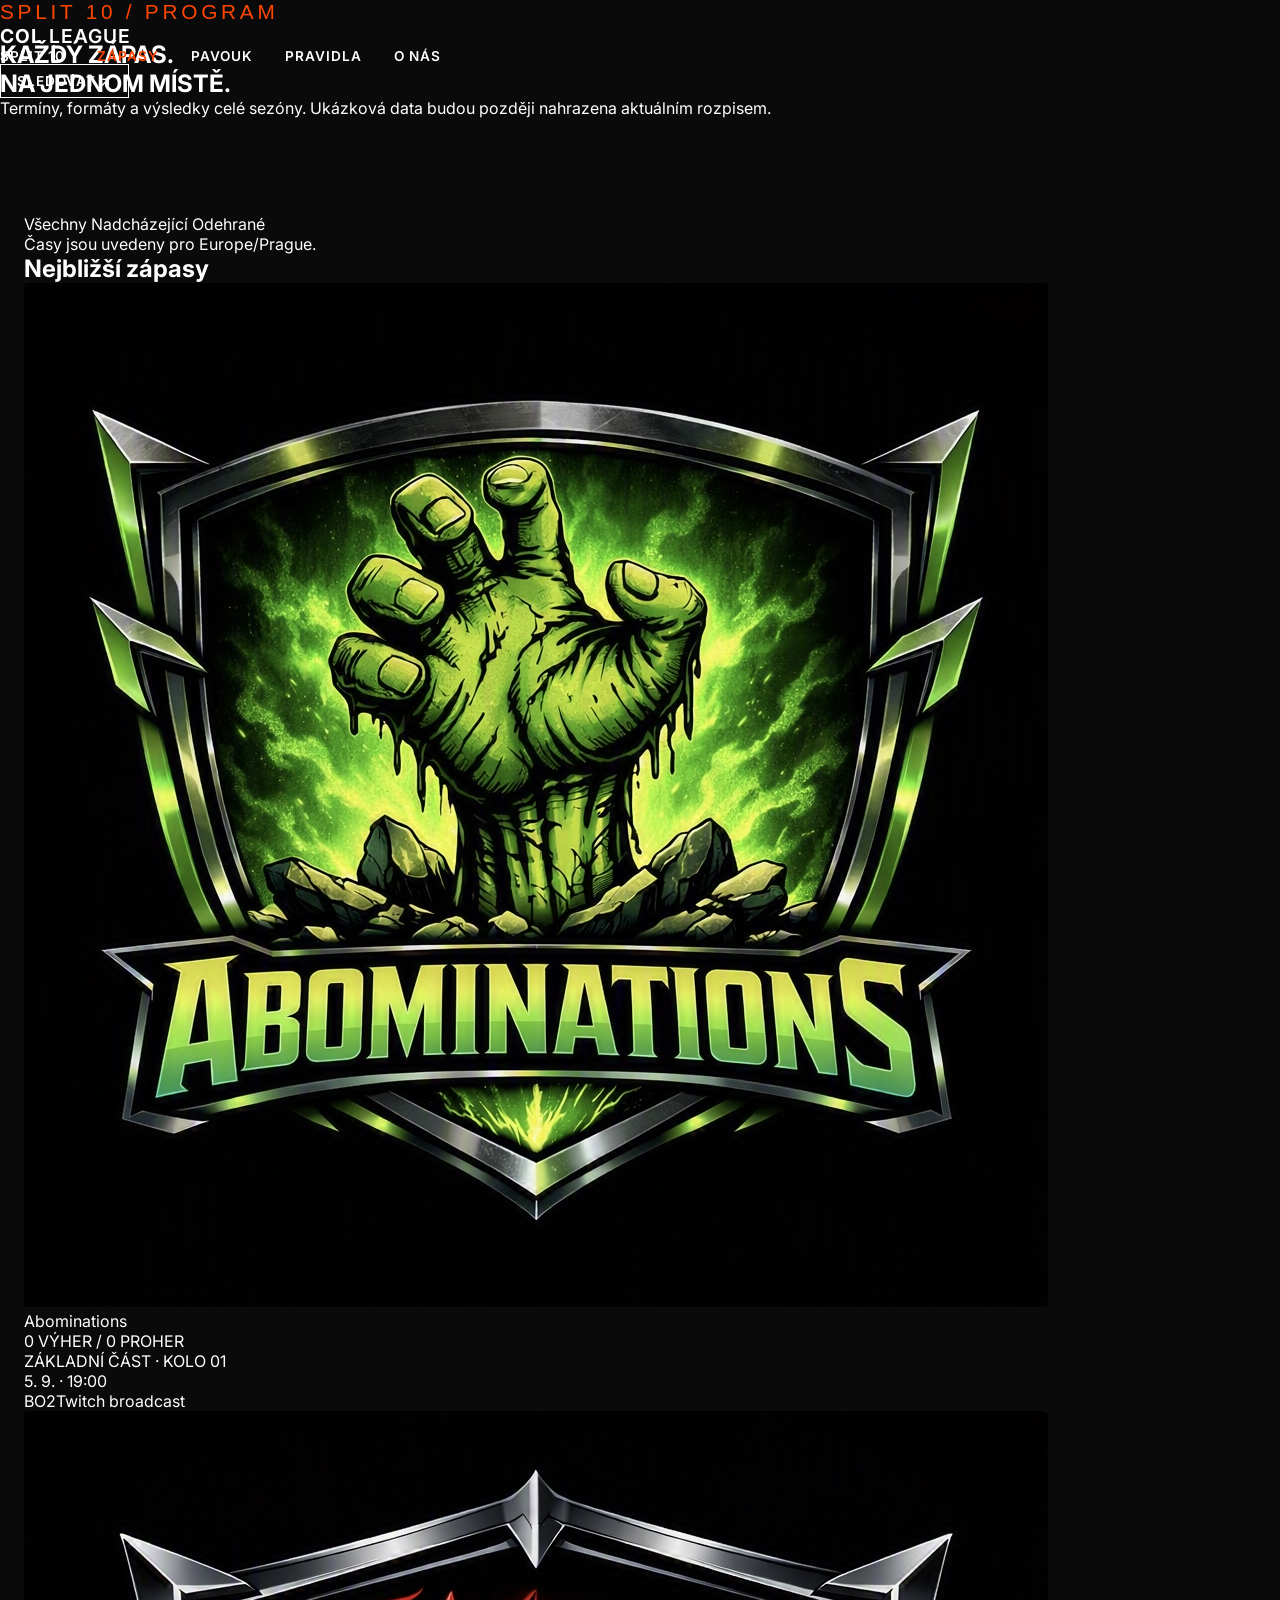
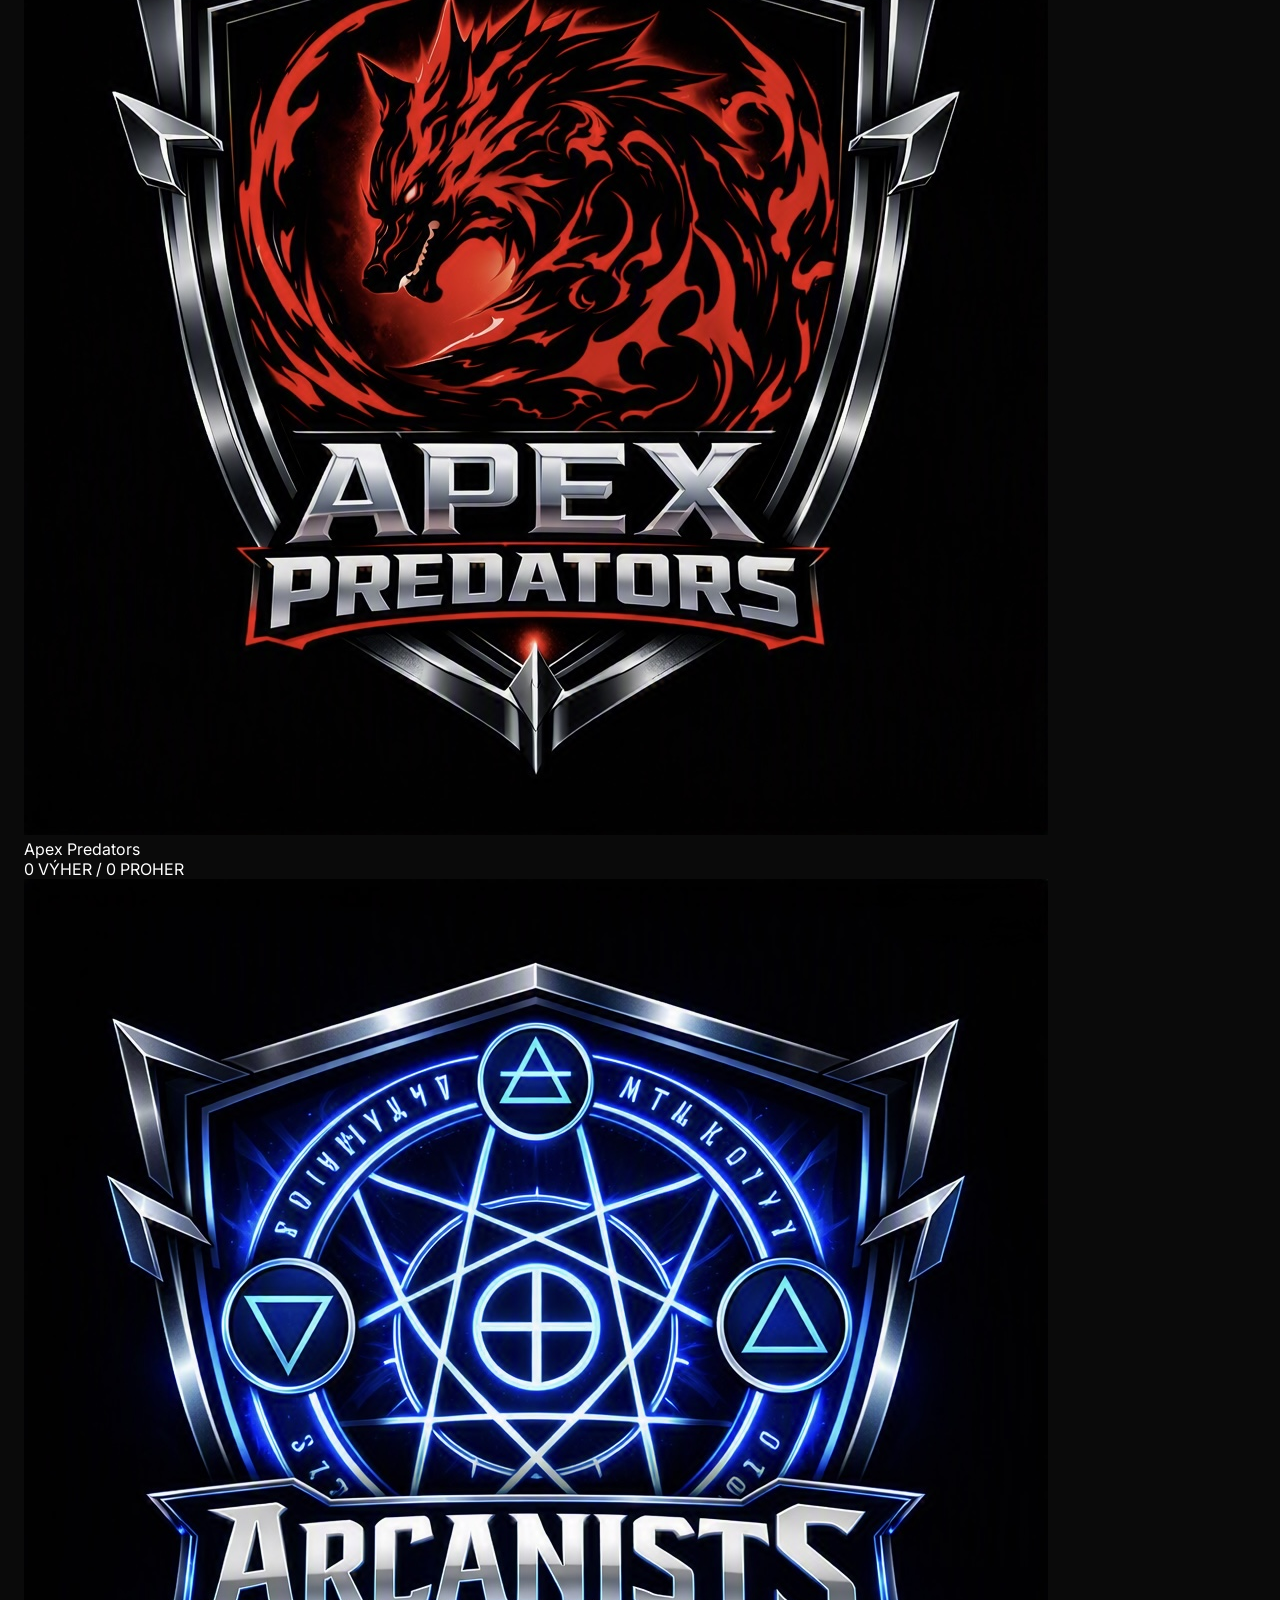
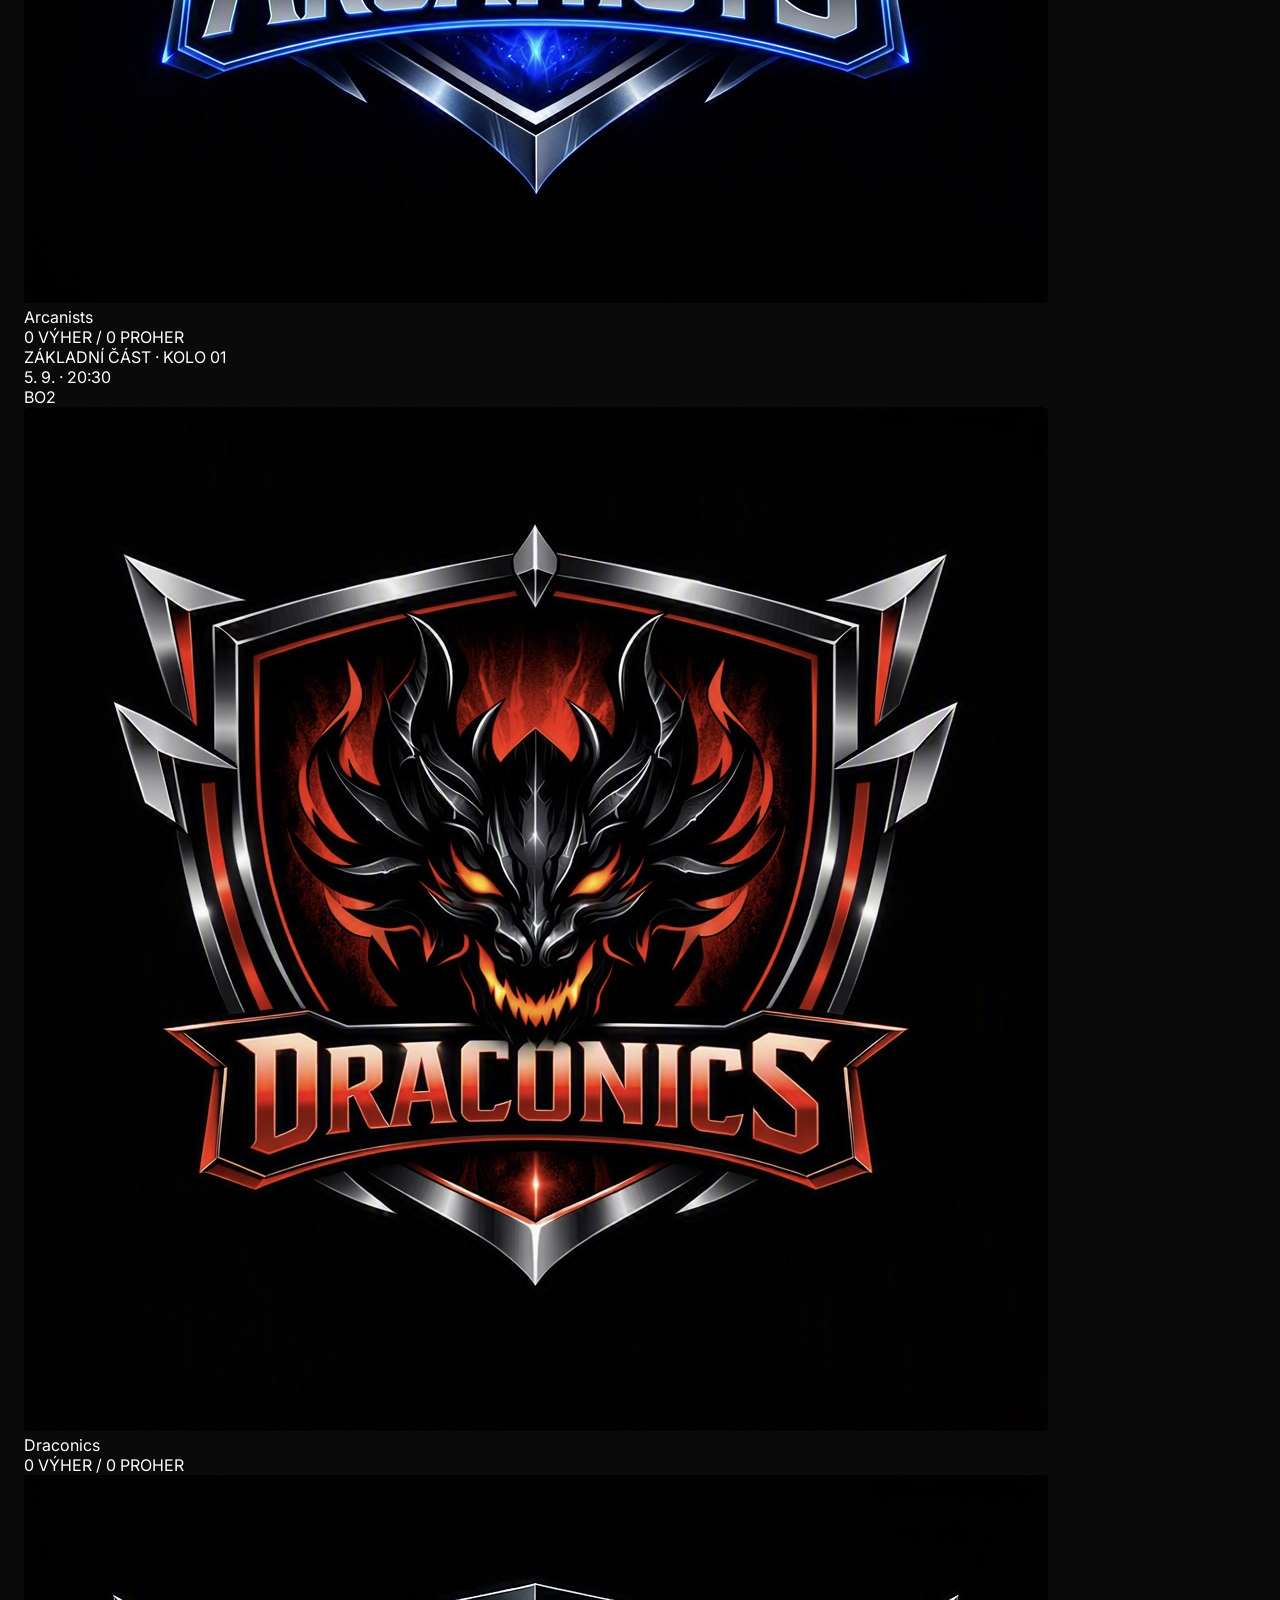
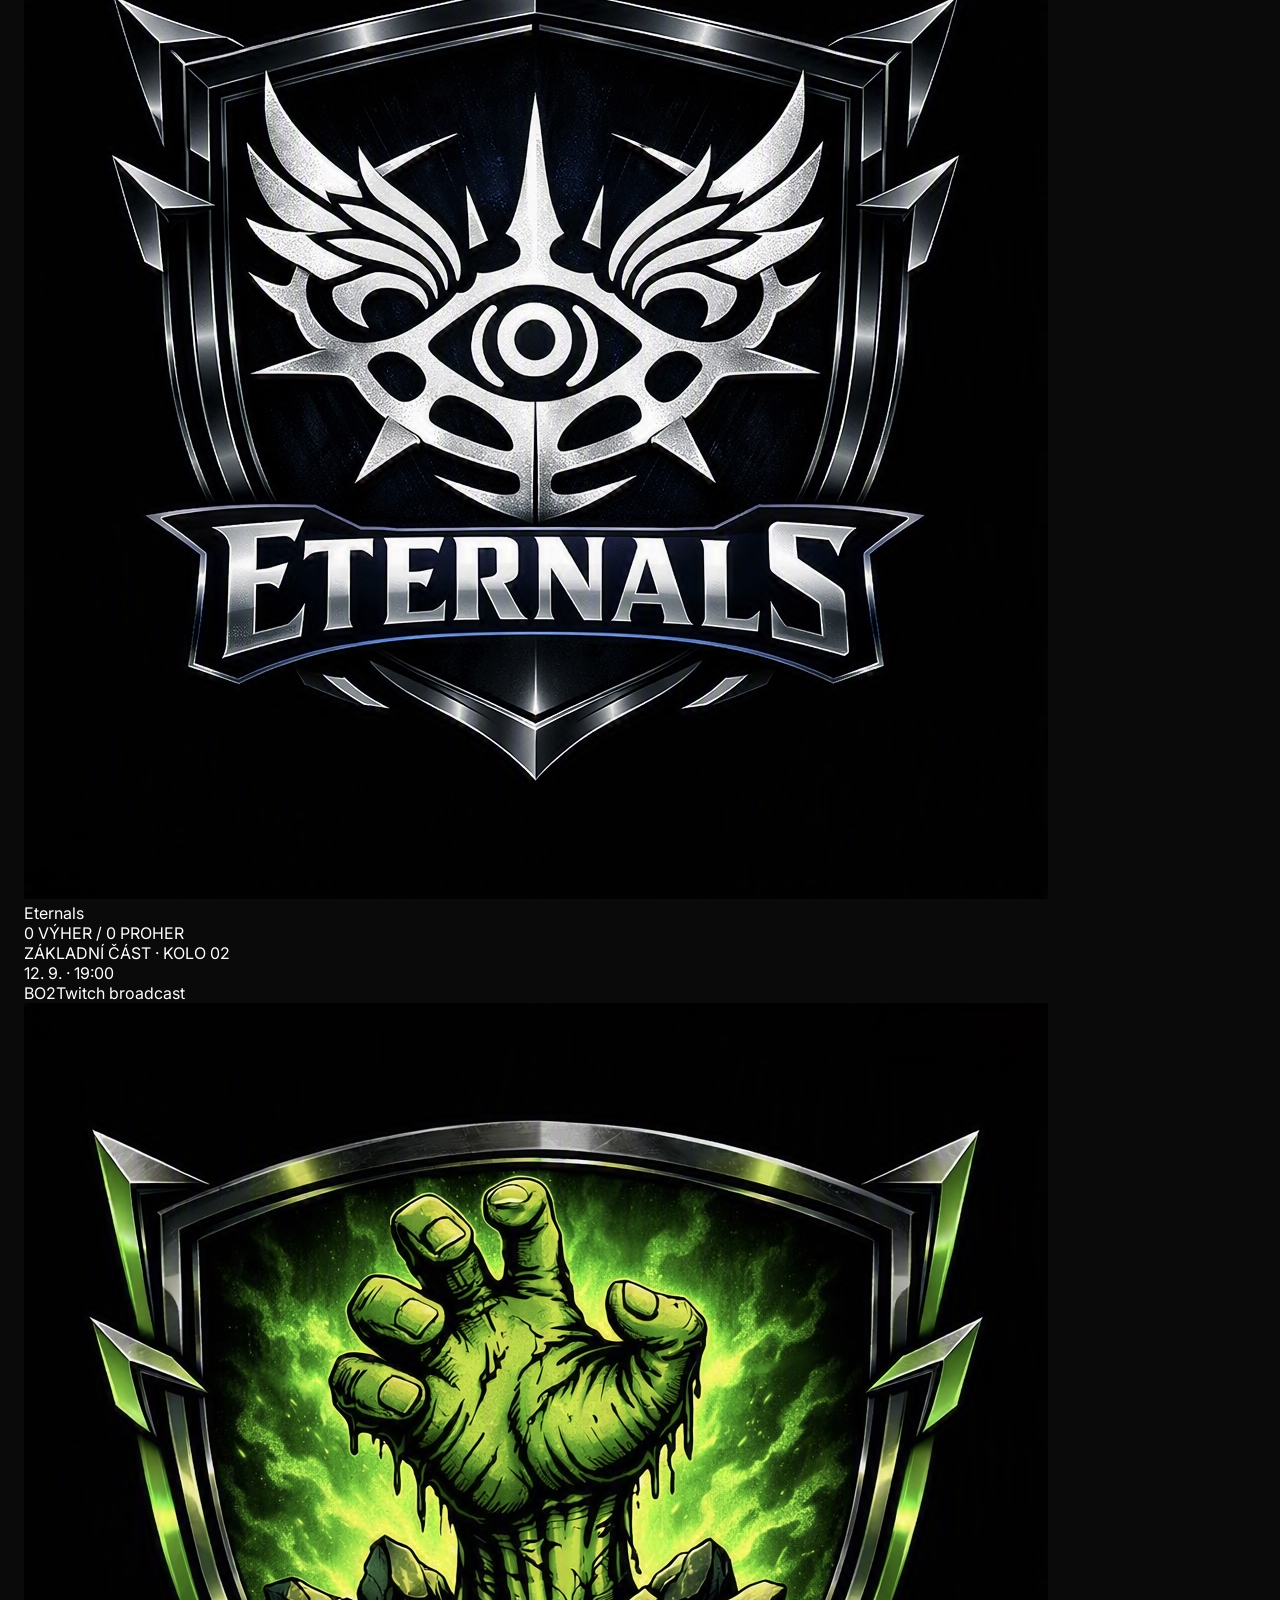
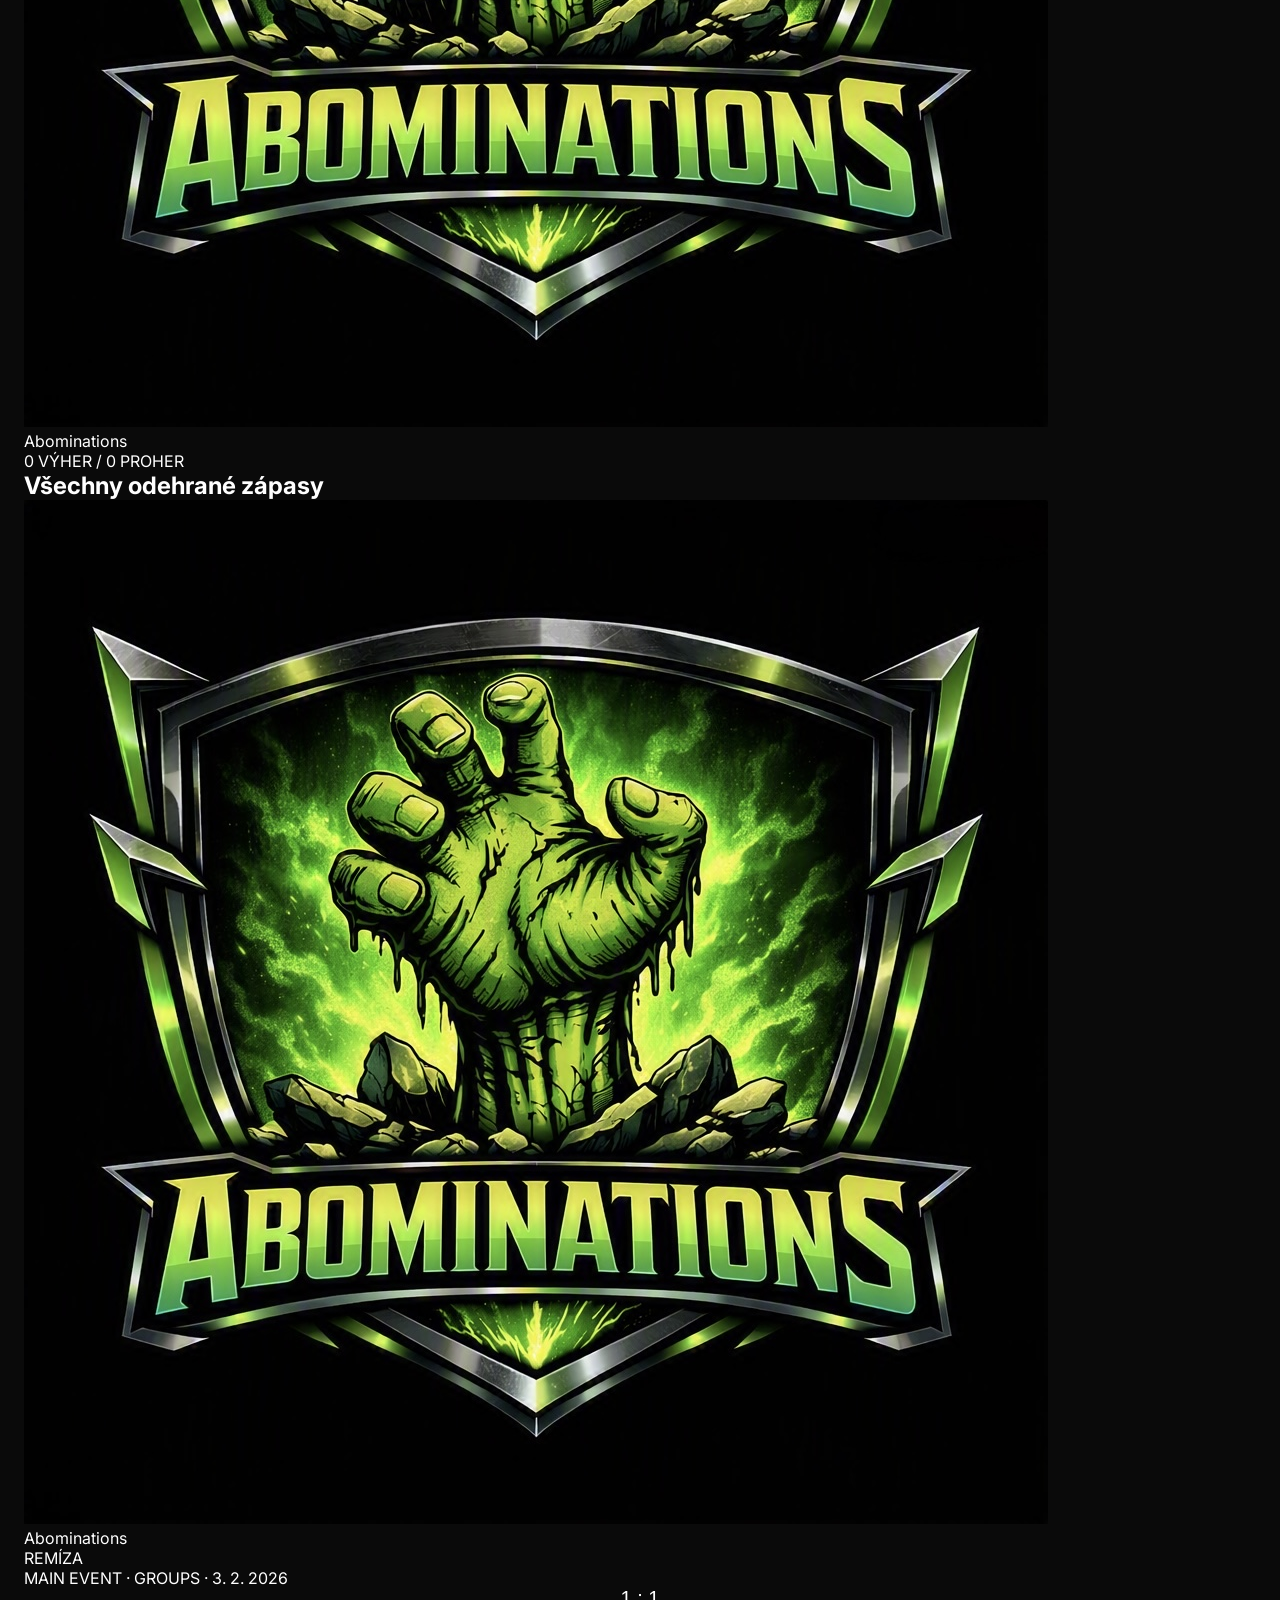
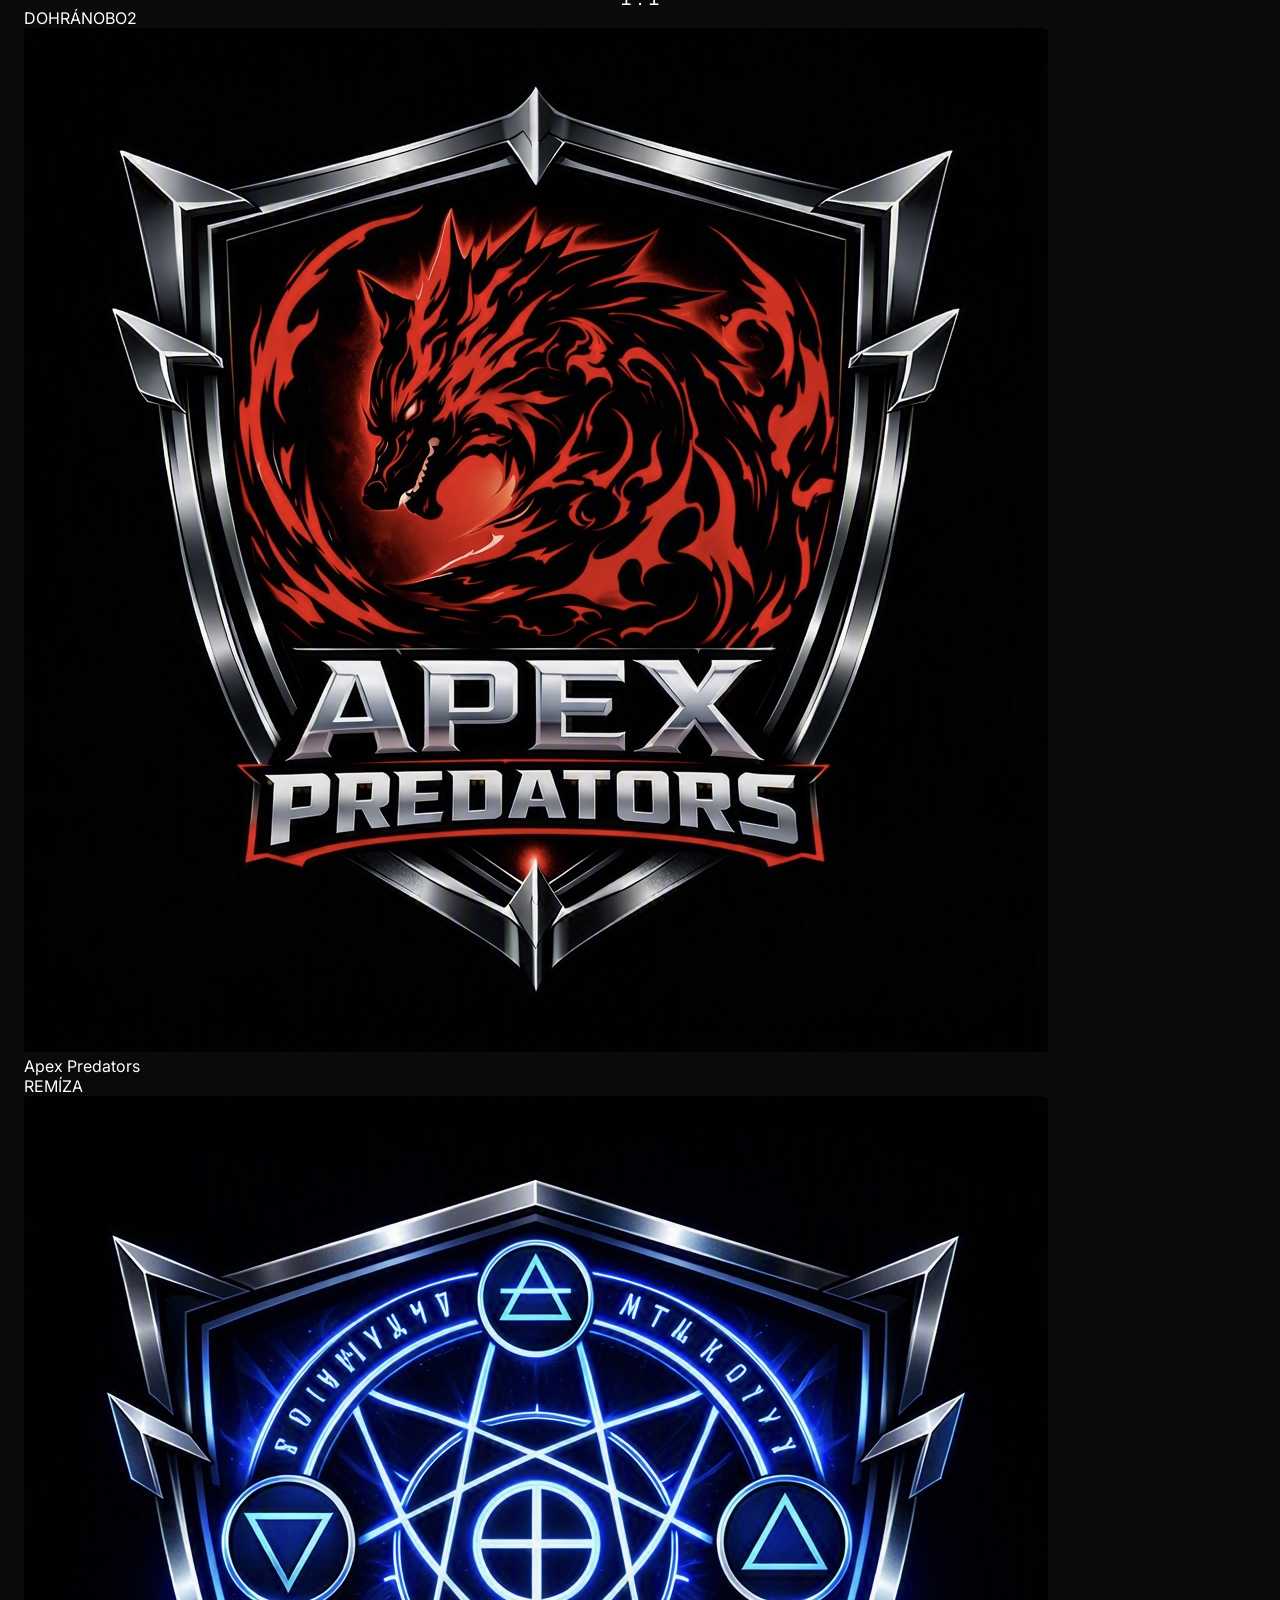
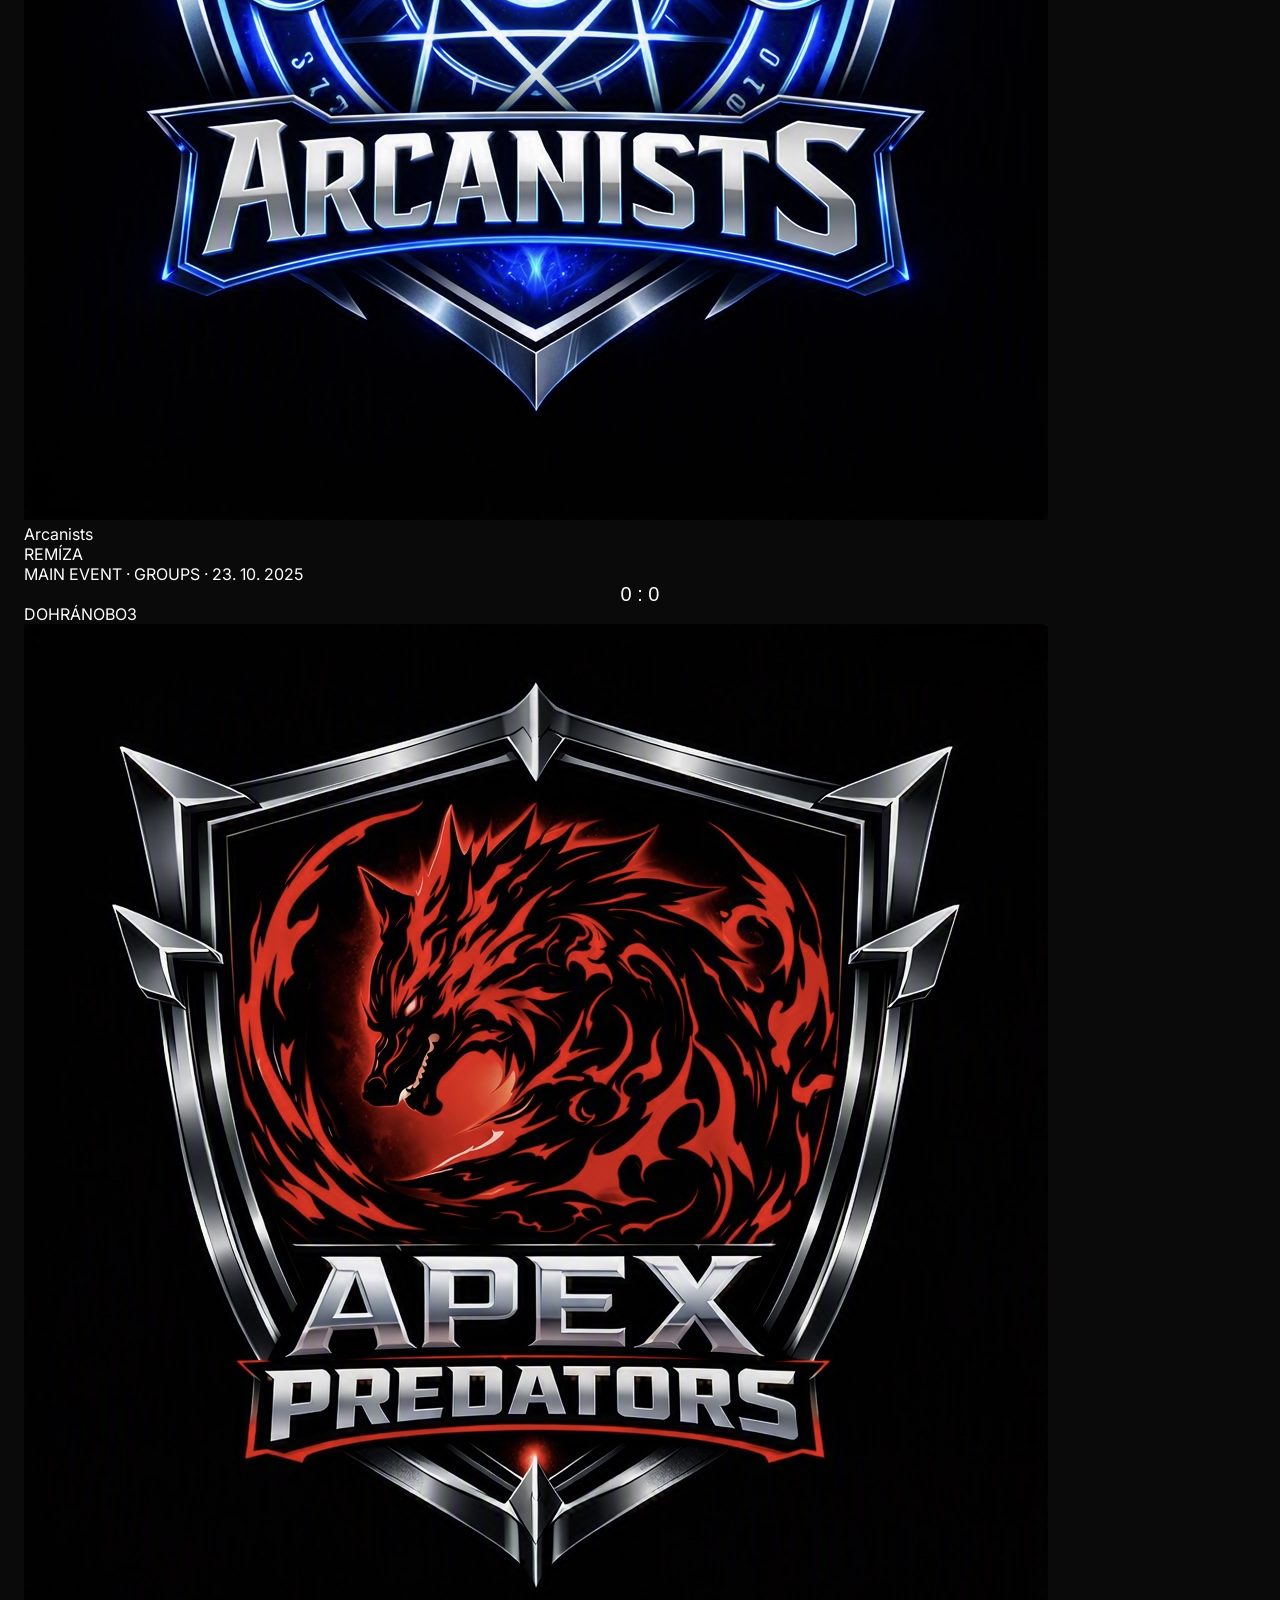
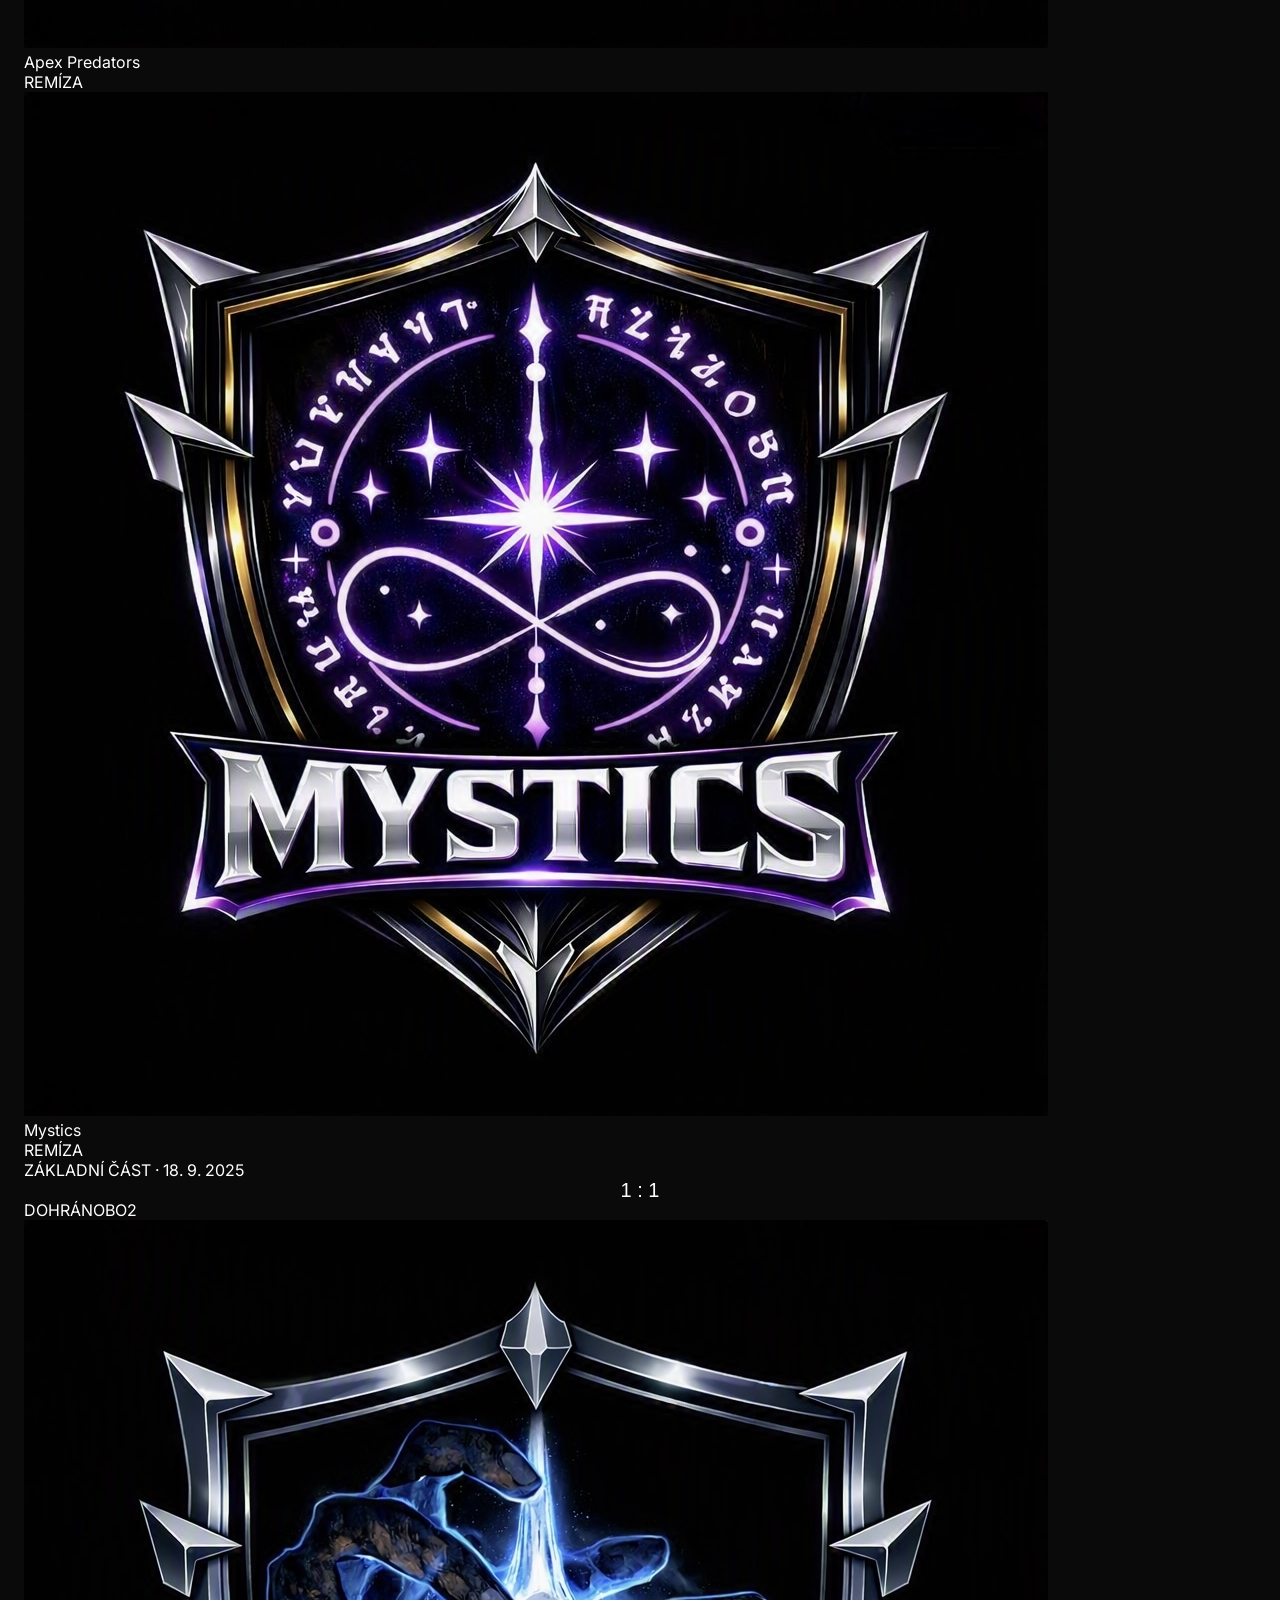
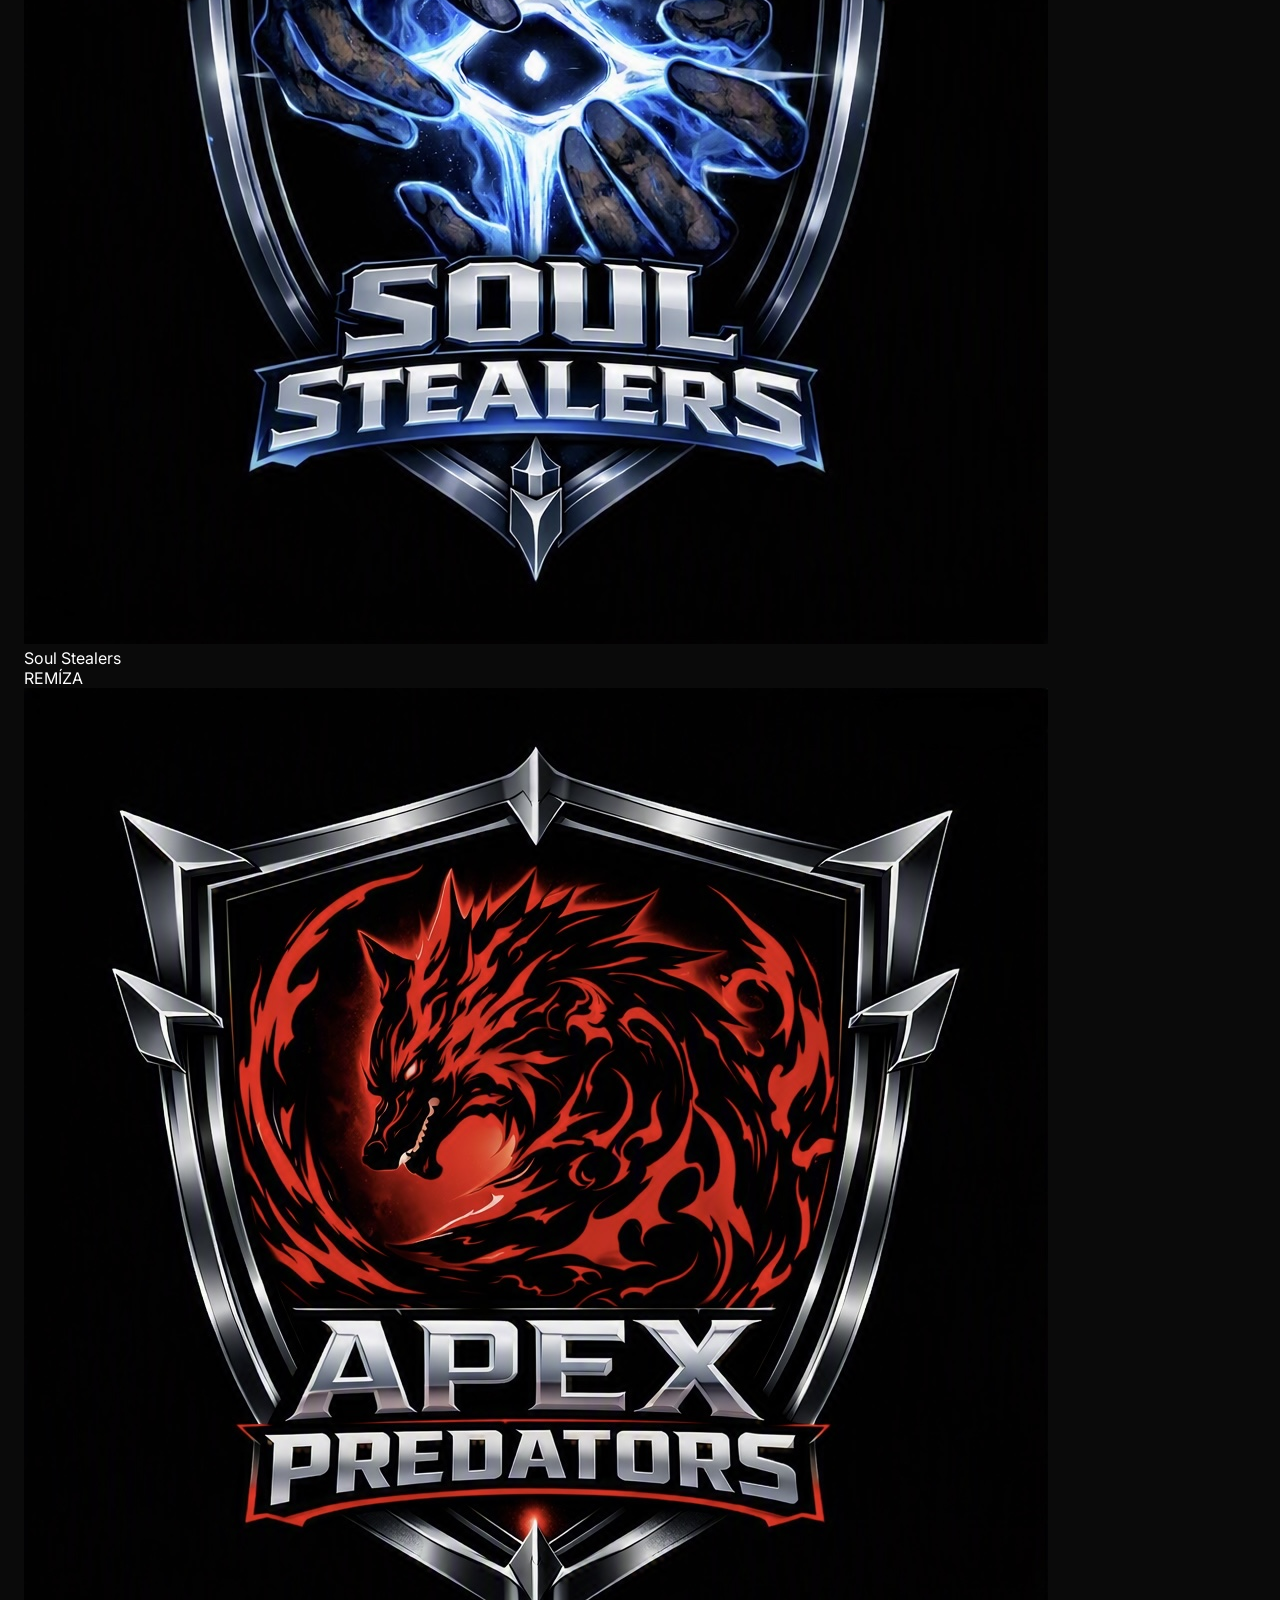
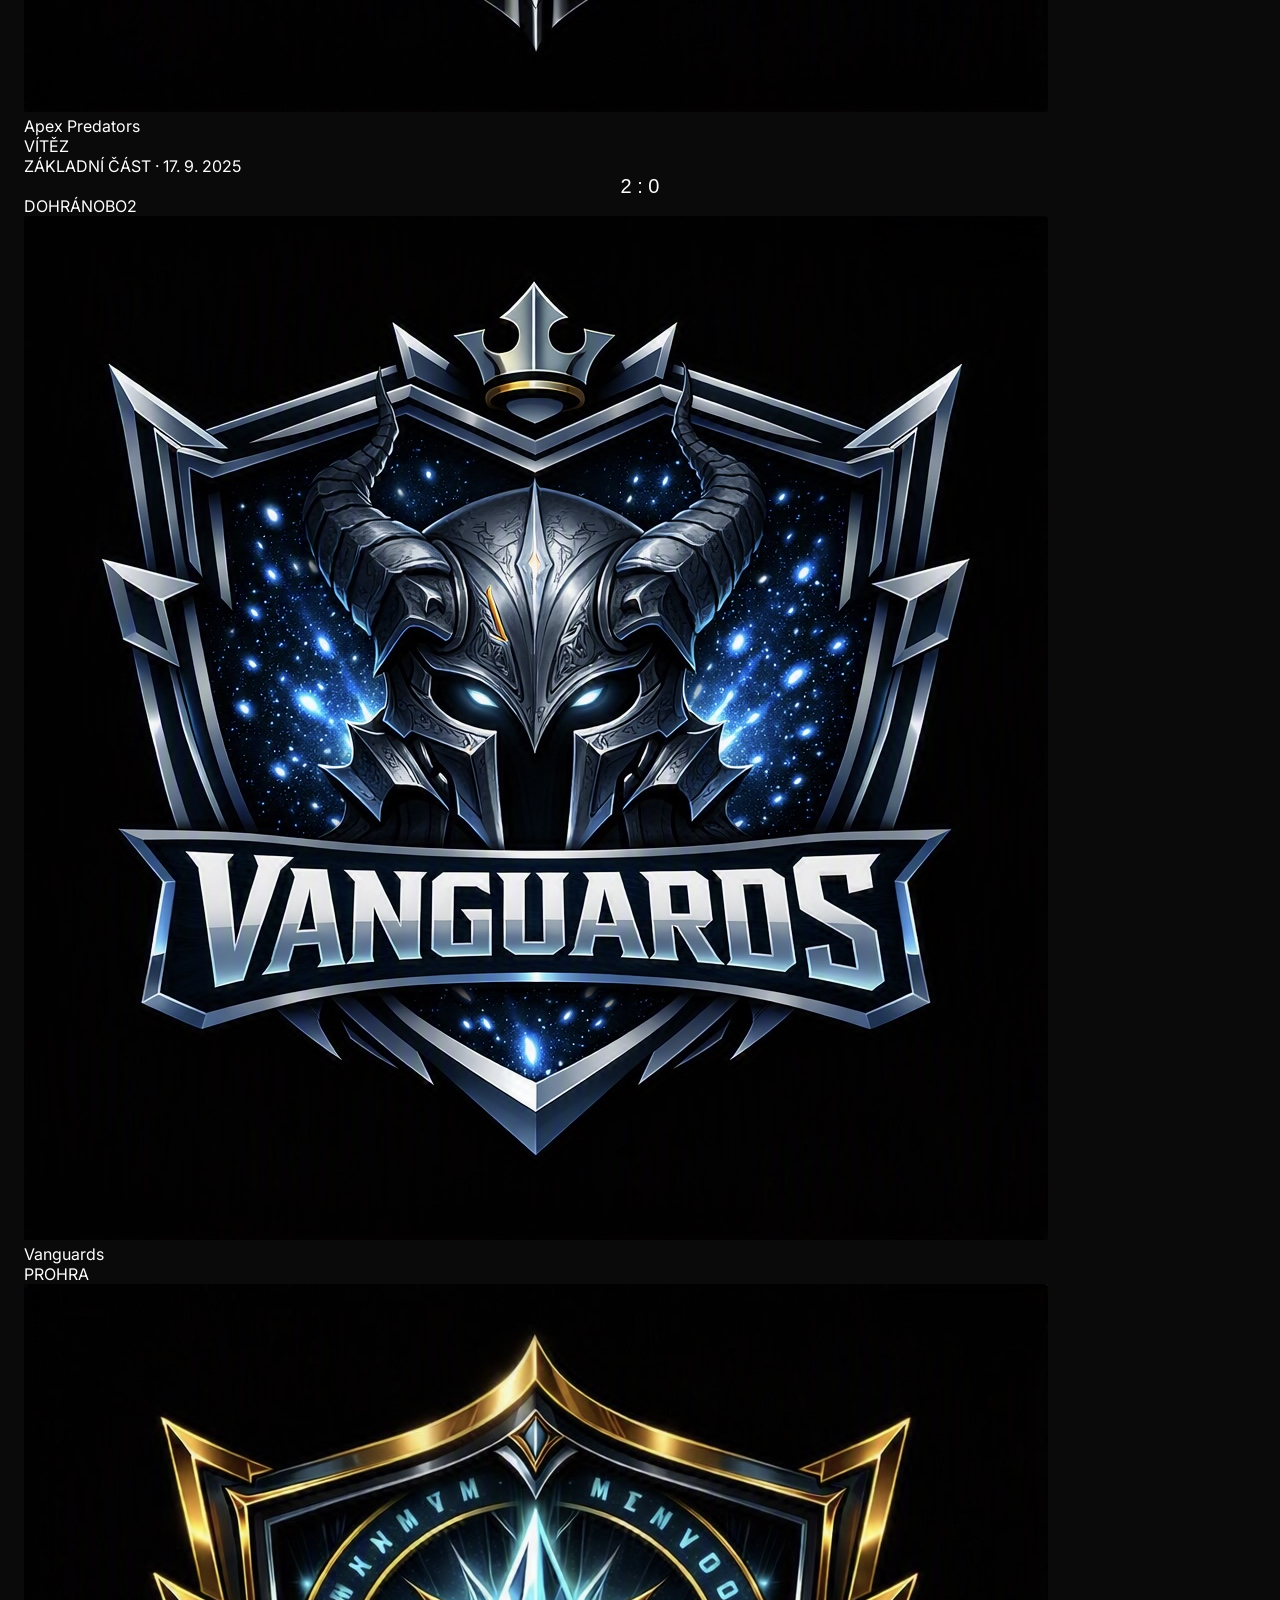
<file: zapasy.html>
<!DOCTYPE html>
<html lang="cs">
<head>
    <meta charset="UTF-8">
    <meta name="viewport" content="width=device-width, initial-scale=1.0">
    <meta name="description" content="Program a výsledky zápasů COL League Split 10.">
    <title>Zápasy — COL League</title>
    <link rel="preconnect" href="https://fonts.googleapis.com">
    <link rel="preconnect" href="https://fonts.gstatic.com" crossorigin>
    <link href="https://fonts.googleapis.com/css2?family=Inter:wght@400;600&family=Oswald:wght@700&display=swap" rel="stylesheet">
    <link rel="stylesheet" href="style.css">
</head>
<body class="page-body">
    <header class="navbar page-navbar">
        <a class="logo" href="index.html" aria-label="COL League — úvodní stránka"><strong>COL</strong> LEAGUE</a>
        <nav class="nav-links" aria-label="Hlavní navigace">
            <a href="index.html">SPLIT 10</a><a href="zapasy.html" aria-current="page">ZÁPASY</a><a href="pavouk.html">PAVOUK</a><a href="pravidla.html">PRAVIDLA</a><a href="about.html">O NÁS</a>
        </nav>
        <div class="nav-actions"><a href="https://www.twitch.tv/col_official" class="btn-outline">SLEDOVAT ↗</a></div>
    </header>

    <main class="page-main">
        <section class="page-hero page-hero--compact">
            <div class="page-hero__inner">
                <p class="page-kicker">SPLIT 10 / PROGRAM</p>
                <h1 class="page-title">KAŽDÝ ZÁPAS.<br><span class="highlight">NA JEDNOM MÍSTĚ.</span></h1>
                <p class="page-lead">Termíny, formáty a výsledky celé sezóny. Ukázková data budou později nahrazena aktuálním rozpisem.</p>
            </div>
        </section>

        <section class="content-section section-dark" id="vse">
            <div class="content-wrap">
                <div class="match-filter-bar">
                    <div class="match-tabs" aria-label="Filtr zápasů">
                        <a class="match-tab match-tab--active" href="#vse">Všechny</a>
                        <a class="match-tab" href="#nejblizsi">Nadcházející</a>
                        <a class="match-tab" href="#odehrane">Odehrané</a>
                    </div>
                    <div class="match-filter-actions">
                        <p class="matches-note">Časy jsou uvedeny pro Europe/Prague.</p>
                      
                    </div>
                </div>

                <div class="matches-group" id="nejblizsi">
                    <h2 class="matches-group__title">Nejbližší zápasy</h2>
                    <div class="matches-list-new">
                        <!-- NOVÝ VYGENEROVANÝ ZÁPAS VLOŽTE POD TENTO ŘÁDEK -->
                        <article class="match-card-new">
                            <div class="match-team"><div class="team-mark"><img src="assets/team-logos/Abominatios.png" alt="Logo týmu Abominations"></div><div><div class="match-team__name">Abominations</div><div class="match-team__record">0 VÝHER / 0 PROHER</div></div></div>
                            <div class="match-center"><div class="match-meta">ZÁKLADNÍ ČÁST · KOLO 01</div><div class="match-time">5. 9. · 19:00</div><div class="match-badges"><span class="match-badge">BO2</span><a class="match-badge match-badge--live" href="https://www.twitch.tv/col_official" target="_blank" rel="noopener">Twitch broadcast</a></div></div>
                            <div class="match-team match-team--right"><div class="team-mark"><img src="assets/team-logos/Apex_Predators.png" alt="Logo týmu Apex Predators"></div><div><div class="match-team__name">Apex Predators</div><div class="match-team__record">0 VÝHER / 0 PROHER</div></div></div>
                        </article>
                        <article class="match-card-new">
                            <div class="match-team"><div class="team-mark"><img src="assets/team-logos/Arcanists.png" alt="Logo týmu Arcanists"></div><div><div class="match-team__name">Arcanists</div><div class="match-team__record">0 VÝHER / 0 PROHER</div></div></div>
                            <div class="match-center"><div class="match-meta">ZÁKLADNÍ ČÁST · KOLO 01</div><div class="match-time">5. 9. · 20:30</div><div class="match-badges"><span class="match-badge">BO2</span></div></div>
                            <div class="match-team match-team--right"><div class="team-mark"><img src="assets/team-logos/Draconics.png" alt="Logo týmu Draconics"></div><div><div class="match-team__name">Draconics</div><div class="match-team__record">0 VÝHER / 0 PROHER</div></div></div>
                        </article>
                        <article class="match-card-new">
                            <div class="match-team"><div class="team-mark"><img src="assets/team-logos/Eternals.png" alt="Logo týmu Eternals"></div><div><div class="match-team__name">Eternals</div><div class="match-team__record">0 VÝHER / 0 PROHER</div></div></div>
                            <div class="match-center"><div class="match-meta">ZÁKLADNÍ ČÁST · KOLO 02</div><div class="match-time">12. 9. · 19:00</div><div class="match-badges"><span class="match-badge">BO2</span><a class="match-badge match-badge--live" href="https://www.twitch.tv/col_official" target="_blank" rel="noopener">Twitch broadcast</a></div></div>
                            <div class="match-team match-team--right"><div class="team-mark"><img src="assets/team-logos/Abominatios.png" alt="Logo týmu Abominations"></div><div><div class="match-team__name">Abominations</div><div class="match-team__record">0 VÝHER / 0 PROHER</div></div></div>
                        </article>
                    </div>
                </div>

                <div class="matches-group" id="odehrane">
                    <h2 class="matches-group__title">Všechny odehrané zápasy</h2>
                    <div class="matches-list-new">
                        <article class="match-card-new match-card-new--finished">
                            <div class="match-team"><div class="team-mark"><img src="assets/team-logos/Abominatios.png" alt="Logo týmu Abominations"></div><div><div class="match-team__name">Abominations</div><div class="match-team__record">REMÍZA</div></div></div>
                            <div class="match-center"><div class="match-meta">MAIN EVENT · GROUPS · 3. 2. 2026</div><div class="match-score">1 : 1</div><div class="match-badges"><span class="match-badge">DOHRÁNO</span><span class="match-badge">BO2</span></div></div>
                            <div class="match-team match-team--right"><div class="team-mark"><img src="assets/team-logos/Apex_Predators.png" alt="Logo týmu Apex Predators"></div><div><div class="match-team__name">Apex Predators</div><div class="match-team__record">REMÍZA</div></div></div>
                        </article>
                        <article class="match-card-new match-card-new--finished">
                            <div class="match-team"><div class="team-mark"><img src="assets/team-logos/Arcanists.png" alt="Logo týmu Arcanists"></div><div><div class="match-team__name">Arcanists</div><div class="match-team__record">REMÍZA</div></div></div>
                            <div class="match-center"><div class="match-meta">MAIN EVENT · GROUPS · 23. 10. 2025</div><div class="match-score">0 : 0</div><div class="match-badges"><span class="match-badge">DOHRÁNO</span><span class="match-badge">BO3</span></div></div>
                            <div class="match-team match-team--right"><div class="team-mark"><img src="assets/team-logos/Apex_Predators.png" alt="Logo týmu Apex Predators"></div><div><div class="match-team__name">Apex Predators</div><div class="match-team__record">REMÍZA</div></div></div>
                        </article>
                        <article class="match-card-new match-card-new--finished">
                            <div class="match-team"><div class="team-mark"><img src="assets/team-logos/Mystics.png" alt="Logo týmu Mystics"></div><div><div class="match-team__name">Mystics</div><div class="match-team__record">REMÍZA</div></div></div>
                            <div class="match-center"><div class="match-meta">ZÁKLADNÍ ČÁST · 18. 9. 2025</div><div class="match-score">1 : 1</div><div class="match-badges"><span class="match-badge">DOHRÁNO</span><span class="match-badge">BO2</span></div></div>
                            <div class="match-team match-team--right"><div class="team-mark"><img src="assets/team-logos/Soul_Stealers.png" alt="Logo týmu Soul Stealers"></div><div><div class="match-team__name">Soul Stealers</div><div class="match-team__record">REMÍZA</div></div></div>
                        </article>
                        <article class="match-card-new match-card-new--finished">
                            <div class="match-team"><div class="team-mark"><img src="assets/team-logos/Apex_Predators.png" alt="Logo týmu Apex Predators"></div><div><div class="match-team__name">Apex Predators</div><div class="match-team__record">VÍTĚZ</div></div></div>
                            <div class="match-center"><div class="match-meta">ZÁKLADNÍ ČÁST · 17. 9. 2025</div><div class="match-score">2 : 0</div><div class="match-badges"><span class="match-badge">DOHRÁNO</span><span class="match-badge">BO2</span></div></div>
                            <div class="match-team match-team--right"><div class="team-mark"><img src="assets/team-logos/Vanguards.png" alt="Logo týmu Vanguards"></div><div><div class="match-team__name">Vanguards</div><div class="match-team__record">PROHRA</div></div></div>
                        </article>
                        <article class="match-card-new match-card-new--finished">
                            <div class="match-team"><div class="team-mark"><img src="assets/team-logos/Protectors.png" alt="Logo týmu Protectors"></div><div><div class="match-team__name">Protectors</div><div class="match-team__record">PROHRA</div></div></div>
                            <div class="match-center"><div class="match-meta">ZÁKLADNÍ ČÁST · 17. 9. 2025</div><div class="match-score">0 : 2</div><div class="match-badges"><span class="match-badge">DOHRÁNO</span><span class="match-badge">BO2</span></div></div>
                            <div class="match-team match-team--right"><div class="team-mark"><img src="assets/team-logos/Abominatios.png" alt="Logo týmu Abominations"></div><div><div class="match-team__name">Abominations</div><div class="match-team__record">VÍTĚZ</div></div></div>
                        </article>
                        <article class="match-card-new match-card-new--finished">
                            <div class="match-team"><div class="team-mark"><img src="assets/team-logos/Forgottens.png" alt="Logo týmu Forgottens"></div><div><div class="match-team__name">Forgottens</div><div class="match-team__record">VÍTĚZ</div></div></div>
                            <div class="match-center"><div class="match-meta">ZÁKLADNÍ ČÁST · 16. 9. 2025</div><div class="match-score">2 : 0</div><div class="match-badges"><span class="match-badge">DOHRÁNO</span><span class="match-badge">BO2</span></div></div>
                            <div class="match-team match-team--right"><div class="team-mark"><img src="assets/team-logos/Hellions.png" alt="Logo týmu Hellions"></div><div><div class="match-team__name">Hellions</div><div class="match-team__record">PROHRA</div></div></div>
                        </article>
                        <article class="match-card-new match-card-new--finished">
                            <div class="match-team"><div class="team-mark"><img src="assets/team-logos/Revenants.png" alt="Logo týmu Revenants"></div><div><div class="match-team__name">Revenants</div><div class="match-team__record">REMÍZA</div></div></div>
                            <div class="match-center"><div class="match-meta">ZÁKLADNÍ ČÁST · 16. 9. 2025</div><div class="match-score">1 : 1</div><div class="match-badges"><span class="match-badge">DOHRÁNO</span><span class="match-badge">BO2</span></div></div>
                            <div class="match-team match-team--right"><div class="team-mark"><img src="assets/team-logos/Lunars.png" alt="Logo týmu Lunars"></div><div><div class="match-team__name">Lunars</div><div class="match-team__record">REMÍZA</div></div></div>
                        </article>
                        <article class="match-card-new match-card-new--finished">
                            <div class="match-team"><div class="team-mark"><img src="assets/team-logos/Hellions.png" alt="Logo týmu Hellions"></div><div><div class="match-team__name">Hellions</div><div class="match-team__record">PROHRA</div></div></div>
                            <div class="match-center"><div class="match-meta">ZÁKLADNÍ ČÁST · 12. 9. 2025</div><div class="match-score">0 : 2</div><div class="match-badges"><span class="match-badge">DOHRÁNO</span><span class="match-badge">BO2</span></div></div>
                            <div class="match-team match-team--right"><div class="team-mark"><img src="assets/team-logos/Solars.png" alt="Logo týmu Solars"></div><div><div class="match-team__name">Solars</div><div class="match-team__record">VÍTĚZ</div></div></div>
                        </article>
                        <article class="match-card-new match-card-new--finished">
                            <div class="match-team"><div class="team-mark"><img src="assets/team-logos/Lunars.png" alt="Logo týmu Lunars"></div><div><div class="match-team__name">Lunars</div><div class="match-team__record">REMÍZA</div></div></div>
                            <div class="match-center"><div class="match-meta">ZÁKLADNÍ ČÁST · 12. 9. 2025</div><div class="match-score">1 : 1</div><div class="match-badges"><span class="match-badge">DOHRÁNO</span><span class="match-badge">BO2</span></div></div>
                            <div class="match-team match-team--right"><div class="team-mark"><img src="assets/team-logos/Eternals.png" alt="Logo týmu Eternals"></div><div><div class="match-team__name">Eternals</div><div class="match-team__record">REMÍZA</div></div></div>
                        </article>
                        <article class="match-card-new match-card-new--finished">
                            <div class="match-team"><div class="team-mark"><img src="assets/team-logos/Draconics.png" alt="Logo týmu Draconics"></div><div><div class="match-team__name">Draconics</div><div class="match-team__record">REMÍZA</div></div></div>
                            <div class="match-center"><div class="match-meta">ZÁKLADNÍ ČÁST · 11. 9. 2025</div><div class="match-score">1 : 1</div><div class="match-badges"><span class="match-badge">DOHRÁNO</span><span class="match-badge">BO2</span></div></div>
                            <div class="match-team match-team--right"><div class="team-mark"><img src="assets/team-logos/Mystics.png" alt="Logo týmu Mystics"></div><div><div class="match-team__name">Mystics</div><div class="match-team__record">REMÍZA</div></div></div>
                        </article>
                        <article class="match-card-new match-card-new--finished">
                            <div class="match-team"><div class="team-mark"><img src="assets/team-logos/Redeemed.png" alt="Logo týmu Redeemed"></div><div><div class="match-team__name">Redeemed</div><div class="match-team__record">REMÍZA</div></div></div>
                            <div class="match-center"><div class="match-meta">ZÁKLADNÍ ČÁST · 11. 9. 2025</div><div class="match-score">1 : 1</div><div class="match-badges"><span class="match-badge">DOHRÁNO</span><span class="match-badge">BO2</span></div></div>
                            <div class="match-team match-team--right"><div class="team-mark"><img src="assets/team-logos/Revenants.png" alt="Logo týmu Revenants"></div><div><div class="match-team__name">Revenants</div><div class="match-team__record">REMÍZA</div></div></div>
                        </article>
                        <article class="match-card-new match-card-new--finished">
                            <div class="match-team"><div class="team-mark"><img src="assets/team-logos/Imperials.png" alt="Logo týmu Imperials"></div><div><div class="match-team__name">Imperials</div><div class="match-team__record">VÍTĚZ</div></div></div>
                            <div class="match-center"><div class="match-meta">ZÁKLADNÍ ČÁST · 10. 9. 2025</div><div class="match-score">2 : 0</div><div class="match-badges"><span class="match-badge">DOHRÁNO</span><span class="match-badge">BO2</span></div></div>
                            <div class="match-team match-team--right"><div class="team-mark"><img src="assets/team-logos/Vanguards.png" alt="Logo týmu Vanguards"></div><div><div class="match-team__name">Vanguards</div><div class="match-team__record">PROHRA</div></div></div>
                        </article>
                        <article class="match-card-new match-card-new--finished">
                            <div class="match-team"><div class="team-mark"><img src="assets/team-logos/Arcanists.png" alt="Logo týmu Arcanists"></div><div><div class="match-team__name">Arcanists</div><div class="match-team__record">VÍTĚZ</div></div></div>
                            <div class="match-center"><div class="match-meta">ZÁKLADNÍ ČÁST · 10. 9. 2025</div><div class="match-score">2 : 0</div><div class="match-badges"><span class="match-badge">DOHRÁNO</span><span class="match-badge">BO2</span></div></div>
                            <div class="match-team match-team--right"><div class="team-mark"><img src="assets/team-logos/Eternals.png" alt="Logo týmu Eternals"></div><div><div class="match-team__name">Eternals</div><div class="match-team__record">PROHRA</div></div></div>
                        </article>
                        <article class="match-card-new match-card-new--finished">
                            <div class="match-team"><div class="team-mark"><img src="assets/team-logos/Soul_Stealers.png" alt="Logo týmu Soul Stealers"></div><div><div class="match-team__name">Soul Stealers</div><div class="match-team__record">REMÍZA</div></div></div>
                            <div class="match-center"><div class="match-meta">ZÁKLADNÍ ČÁST · 9. 9. 2025</div><div class="match-score">1 : 1</div><div class="match-badges"><span class="match-badge">DOHRÁNO</span><span class="match-badge">BO2</span></div></div>
                            <div class="match-team match-team--right"><div class="team-mark"><img src="assets/team-logos/Hellions.png" alt="Logo týmu Hellions"></div><div><div class="match-team__name">Hellions</div><div class="match-team__record">REMÍZA</div></div></div>
                        </article>
                    </div>
                </div>
            </div>
        </section>
    </main>

    <footer class="footer-section">
        <div class="footer-links">
            <div class="col-logo"><strong>COL</strong> LEAGUE<br><br><span style="font-size: .8rem; color: #777;">Komunitní League of Legends liga<br>Od hráčů pro hráče.</span></div>
            <div class="links-group"><strong>LIGA</strong><a href="index.html">Split 10</a><a href="zapasy.html">Zápasy</a><a href="pavouk.html">Pavouk</a><a href="pravidla.html">Pravidla</a></div>
            <div class="links-group"><strong>KOMUNITA</strong><a href="https://discord.gg/68KqHuSgA">Discord</a><a href="https://www.twitch.tv/col_official">Twitch</a><a href="https://www.instagram.com/col_league_official">Instagram</a></div>
            <div class="links-group"><strong>KONTAKT</strong><a href="https://discord.gg/68KqHuSgA">Admin tým</a></div>
        </div>
    </footer>
</body>
</html>
</file>
<file: style.css>
/* --- ZÁKLADNÍ PROMĚNNÉ A RESET --- */
:root {
    --bg-dark: #0a0a0a;
    --col-primary: #ff4600;
    --text-light: #ffffff;
    --text-muted: #a0a0a0;
    --font-heading: 'Teko', sans-serif;
    --font-body: 'Inter', sans-serif;
}

* {
    margin: 0;
    padding: 0;
    box-sizing: border-box;
}

body {
    background-color: var(--bg-dark);
    color: var(--text-light);
    font-family: var(--font-body);
    overflow-x: hidden;
}

html {
    scroll-behavior: smooth;
}

::selection {
    background: var(--col-primary);
    color: #fff;
}

a {
    text-decoration: none;
    color: inherit;
}

/* --- KONTEJNER --- */
.content-wrap {
    width: 100%;
    max-width: 1280px;
    margin-inline: auto;
    padding-inline: 1.5rem;
}

/* --- NAVIGACE --- */
.navbar {
    position: absolute;
    top: 0;
    left: 0;
    width: 100%;
    z-index: 100;
    padding: 1.5rem 0;
    font-size: 0.85rem;
    font-weight: 600;
    letter-spacing: 1px;
}

.navbar-inner {
    max-width: 1280px;
    margin: 0 auto;
    padding: 0 1.5rem;
    display: flex;
    justify-content: space-between;
    align-items: center;
}

.logo {
    font-size: 1.2rem;
}

.nav-links {
    display: flex;
    gap: 2rem;
    text-transform: uppercase;
}

.nav-links a:hover,
.nav-links a[aria-current="page"] {
    color: var(--col-primary);
}

.nav-actions {
    display: flex;
    gap: 1rem;
    align-items: center;
}

/* --- TLAČÍTKA --- */
.btn-outline {
    border: 1px solid var(--text-light);
    padding: 0.5rem 1rem;
    text-transform: uppercase;
    transition: 0.2s;
}

.btn-outline:hover {
    background-color: var(--text-light);
    color: var(--bg-dark);
}

.btn-primary {
    background-color: var(--col-primary);
    color: white;
    padding: 0.5rem 1rem;
    text-transform: uppercase;
    font-weight: bold;
    border: 1px solid var(--col-primary);
    transition: 0.2s;
}

.btn-primary:hover {
    background-color: transparent;
    color: var(--col-primary);
}

.btn-secondary {
    border: 1px solid var(--text-light);
    padding: 0.5rem 1rem;
    text-transform: uppercase;
    transition: 0.2s;
}

.btn-secondary:hover {
    background-color: var(--text-light);
    color: var(--bg-dark);
}

.btn-primary.large, .btn-secondary.large {
    padding: 1rem 2rem;
    font-size: 1rem;
}

.btn-light {
    background-color: white;
    color: var(--bg-dark);
    padding: 1rem 2rem;
    text-transform: uppercase;
    font-weight: bold;
    margin-top: 2rem;
    transition: 0.2s;
}

.btn-light:hover {
    background-color: var(--col-primary);
    color: white;
}

/* --- HERO SEKCE --- */
.hero {
    min-height: 90vh;
    display: flex;
    align-items: center;
    padding: 8rem 1.5rem 4rem;
    background:
        radial-gradient(circle at 80% 30%, rgba(255, 70, 0, 0.18), transparent 45%),
        linear-gradient(rgba(10,10,10,0.5), rgba(10,10,10,0.95)),
        #0a0a0a;
}

.hero-inner {
    width: 100%;
    max-width: 1280px;
    margin: 0 auto;
}

.subtitle {
    font-family: var(--font-heading);
    letter-spacing: 2px;
    font-size: 1.3rem;
    margin-bottom: 0.8rem;
    text-transform: uppercase;
    color: var(--col-primary);
}

.main-title {
    font-family: var(--font-heading);
    font-size: clamp(5.5rem, 11vw, 10rem);
    line-height: 0.88;
    text-transform: uppercase;
    margin-bottom: 2rem;
    margin-top: 3rem;
    letter-spacing: 1px;
}

.main-title .highlight {
    color: var(--col-primary);
}

.hero-actions {
    display: flex;
    align-items: center;
    gap: 3.5rem;
    flex-wrap: wrap;
}

.hero-text {
    font-size: 1.1rem;
    color: var(--text-muted);
    max-width: 450px;
    line-height: 1.6;
}

.hero-buttons {
    display: flex;
    gap: 1rem;
}

/* --- ORANŽOVÝ BANNER --- */
.info-banner {
    background-color: var(--col-primary);
    color: white;
    padding: 1.5rem 0;
}

.info-banner-inner {
    max-width: 1280px;
    margin: 0 auto;
    padding: 0 1.5rem;
    display: flex;
    justify-content: space-between;
    align-items: center;
    flex-wrap: wrap;
    gap: 1.5rem;
}

.banner-item {
    display: flex;
    align-items: center;
    gap: 0.8rem;
    text-transform: uppercase;
}

.banner-item p {
    font-size: 0.78rem;
    opacity: 0.9;
}

.banner-item.arrow {
    font-size: 1.4rem;
    opacity: 0.7;
}

.badge {
    border: 2px solid white;
    padding: 0.2rem 0.5rem;
    font-weight: bold;
    margin-left: 0.4rem;
}

/* --- SPOLEČNÉ TŘÍDY SEKCE --- */
.section-dark {
    background-color: var(--bg-dark);
    color: var(--text-light);
    padding: 6rem 0;
}

.section-light {
    background-color: #ffffff;
    color: var(--bg-dark);
    padding: 6rem 0;
}

.massive-text {
    font-family: var(--font-heading);
    font-size: clamp(4.5rem, 8vw, 7.5rem);
    line-height: 0.9;
    letter-spacing: 1px;
    text-transform: uppercase;
}

.massive-text .highlight {
    color: var(--col-primary);
}

.massive-text-dark {
    font-family: var(--font-heading);
    font-size: clamp(4.5rem, 8vw, 7.5rem);
    line-height: 0.9;
    letter-spacing: 1px;
    text-transform: uppercase;
    color: var(--bg-dark);
    margin-bottom: 3rem;
}

.subtitle-dark {
    font-family: var(--font-heading);
    letter-spacing: 2px;
    font-size: 1.3rem;
    margin-bottom: 0.8rem;
    text-transform: uppercase;
    color: #666;
}

.link-arrow {
    display: inline-block;
    border-bottom: 2px solid var(--col-primary);
    padding-bottom: 0.2rem;
    text-transform: uppercase;
    font-weight: bold;
    margin-top: 1.2rem;
    color: #fff;
    transition: 0.2s;
}

.link-arrow:hover {
    color: var(--col-primary);
}

/* --- ABOUT SEKCE --- */
.about-top {
    display: flex;
    justify-content: space-between;
    align-items: flex-end;
    gap: 4rem;
    margin-bottom: 5rem;
}

.about-desc {
    max-width: 420px;
    color: var(--text-muted);
    font-size: 1.05rem;
    line-height: 1.7;
}

.stats-grid {
    display: grid;
    grid-template-columns: repeat(4, 1fr);
    gap: 2rem;
    border-top: 1px solid #262626;
    padding-top: 2.5rem;
}

.stat-item h3 {
    font-family: var(--font-heading);
    font-size: clamp(3.5rem, 5.5vw, 5rem);
    letter-spacing: 1px;
    line-height: 0.9;
    margin-bottom: 0.4rem;
}

.stat-item p {
    font-size: 0.85rem;
    text-transform: uppercase;
    color: var(--text-muted);
    letter-spacing: 1px;
}

/* --- KROKY (FORMÁT LIGY) --- */
.steps-grid {
    display: grid;
    grid-template-columns: repeat(4, 1fr);
    gap: 2rem;
}

.step-card {
    border-left: 2px solid #e0e0e0;
    padding-left: 1.5rem;
}

.step-number {
    font-family: var(--font-heading);
    font-size: 4rem;
    color: var(--col-primary);
    line-height: 0.9;
    margin-bottom: 0.8rem;
}

.step-card h4 {
    font-family: var(--font-heading);
    font-size: 1.6rem;
    letter-spacing: 1px;
    text-transform: uppercase;
    margin-bottom: 0.75rem;
}

.step-card p {
    color: #555;
    font-size: 0.92rem;
    line-height: 1.6;
}

/* --- KARTY CO VŠECHNO HRAJEME --- */
.page-kicker {
    color: var(--col-primary);
    font-family: var(--font-heading);
    letter-spacing: 0.18em;
    font-size: 1.3rem;
    text-transform: uppercase;
    margin-bottom: 1rem;
}

.activity-grid {
    display: grid;
    grid-template-columns: repeat(2, 1fr);
    gap: 1.5rem;
}

.activity-card {
    min-height: 280px;
    padding: 2.5rem;
    border: 1px solid #262626;
    background: #111;
    display: flex;
    flex-direction: column;
    justify-content: space-between;
}

.activity-card__tag {
    color: var(--col-primary);
    font-family: var(--font-heading);
    letter-spacing: 0.12em;
    font-size: 1.1rem;
    text-transform: uppercase;
}

.activity-card h3 {
    margin: 1.2rem 0 0.8rem;
    font-family: var(--font-heading);
    font-size: 2.8rem;
    line-height: 0.95;
    letter-spacing: 1px;
    text-transform: uppercase;
}

.activity-card p {
    color: var(--text-muted);
    line-height: 1.65;
}

/* --- FAQ SEKCE --- */
.faq-grid {
    display: grid;
    grid-template-columns: 1fr 1.2fr;
    gap: 4rem;
}

.faq-list {
    display: flex;
    flex-direction: column;
}

.faq-item {
    border-bottom: 1px solid #262626;
    padding: 1.4rem 0;
}

.faq-item summary {
    font-family: var(--font-heading);
    font-size: 1.6rem;
    cursor: pointer;
    list-style: none;
    display: flex;
    justify-content: space-between;
    align-items: center;
    text-transform: uppercase;
    letter-spacing: 1px;
}

.faq-item summary::-webkit-details-marker {
    display: none;
}

.faq-item summary .toggle {
    color: var(--col-primary);
    font-size: 1.4rem;
    transition: transform 0.2s ease;
}

.faq-item[open] summary .toggle {
    transform: rotate(45deg);
}

.faq-content {
    padding-top: 1rem;
    color: var(--text-muted);
    line-height: 1.65;
    font-size: 0.95rem;
}

/* --- FOOTER --- */
.footer-section {
    background-color: #050505;
    padding: 6rem 0 2rem;
    color: white;
    text-align: center;
    border-top: 1px solid #1a1a1a;
}

.footer-links {
    display: grid;
    grid-template-columns: 1.5fr repeat(3, 1fr);
    gap: 3rem;
    text-align: left;
    border-top: 1px solid #262626;
    padding-top: 3rem;
}

.links-group {
    display: flex;
    flex-direction: column;
    gap: 0.6rem;
}

.links-group strong {
    margin-bottom: 0.6rem;
    color: var(--text-muted);
    font-size: 0.8rem;
    letter-spacing: 0.08em;
    text-transform: uppercase;
}

.links-group a {
    color: #ccc;
    font-size: 0.9rem;
    transition: 0.2s;
}

.links-group a:hover {
    color: var(--col-primary);
}

/* --- RESPONSIVITA --- */
@media (max-width: 980px) {
    .about-top,
    .faq-grid {
        grid-template-columns: 1fr;
        flex-direction: column;
        align-items: flex-start;
        gap: 2rem;
    }

    .steps-grid,
    .stats-grid {
        grid-template-columns: repeat(2, 1fr);
    }

    .activity-grid {
        grid-template-columns: 1fr;
    }

    .footer-links {
        grid-template-columns: 1fr 1fr;
    }
}

@media (max-width: 700px) {
    .navbar-inner {
        flex-direction: column;
        gap: 1rem;
    }

    .nav-links {
        gap: 1rem;
        flex-wrap: wrap;
        justify-content: center;
    }

    .nav-actions {
        display: none;
    }

    .hero-actions {
        flex-direction: column;
        align-items: flex-start;
        gap: 1.5rem;
    }

    .stats-grid,
    .steps-grid,
    .footer-links {
        grid-template-columns: 1fr;
    }

    .info-banner-inner {
        flex-direction: column;
        align-items: flex-start;
        gap: 1rem;
    }

    .banner-item.arrow {
        display: none;
    }
}

/* --- SWISS STAGE BRACKET --- */
.swiss-wrapper {
    width: 100%;
    overflow-x: auto; /* Zabezpečí horizontálny posun na mobiloch */
    padding-bottom: 1rem;
    scrollbar-width: thin;
    scrollbar-color: var(--col-primary) #1a1a1a;
}

.swiss-wrapper::-webkit-scrollbar {
    height: 8px;
}
.swiss-wrapper::-webkit-scrollbar-track {
    background: #1a1a1a;
    border-radius: 4px;
}
.swiss-wrapper::-webkit-scrollbar-thumb {
    background-color: var(--col-primary);
    border-radius: 4px;
}

.swiss-bracket {
    display: flex;
    gap: 1.5rem;
    align-items: center; /* Vycentruje stĺpce vertikálne (presne ako na obrázku) */
    min-width: max-content; /* Zabráni zmršťovaniu boxov pod ich obsah */
    padding: 1rem 0;
}

.swiss-col {
    display: flex;
    flex-direction: column;
    gap: 1.5rem;
    min-width: 180px;
    flex: 1;
}

/* KARTA PRE ZÁPASY */
.swiss-card {
    background: #2a2624; /* Tmavohnedý podklad z tvojho obrázku */
    border-radius: 4px;
    overflow: hidden;
    box-shadow: 0 8px 20px rgba(0, 0, 0, 0.4);
    border: 1px solid #3d3936;
}

.swiss-card-header {
    background: #474340; /* Svetlejší header */
    color: var(--col-primary);
    text-align: center;
    font-family: var(--font-heading);
    font-size: 1.5rem;
    letter-spacing: 1px;
    padding: 0.15rem 0;
    line-height: 1.2;
}

/* Špeciálne farby pre Postup a Koniec */
.swiss-card-header.highlight {
    color: var(--col-primary);
}

.swiss-card-header.muted {
    color: #888888;
}

/* --- RIADKY ZÁPASOV --- */
.match-row {
    display: flex;
    justify-content: space-between;
    align-items: center;
    padding: 0.45rem 1rem; /* Trochu viac miesta zhora/zdola aj po bokoch */
    font-family: var(--font-body);
    font-size: 0.85rem;
    font-weight: 700;
    color: #ffffff;
    gap: 1rem; /* Garantuje jasnú medzeru medzi tímami a stredovým skóre */
}

/* --- RIADKY ZÁPASOV (OBAL) --- */
.swiss-card-body {
    display: flex;
    flex-direction: column;
    padding: 0.5rem 0; /* Týmto pridáš priestor hore nad prvým a dole pod posledným zápasom */
}

/* Ľavý aj pravý tím zarovnaný na stred */
.match-row > span:first-child,
.match-row > span:last-child {
    flex: 1;
    text-align: center;
    transform: translateY(-2px); 
}

.match-row.text-muted {
    color: #888888;
}

/* --- SKÓRE A VS TEXT --- */
.match-score {
    display: flex;
    align-items: center;
    justify-content: center;
    font-family: var(--font-heading);
    font-size: 1.25rem;
    color: #ffffff;
    flex-shrink: 0;
    line-height: 1;
}

.match-score > span:not(.vs-text) {
    display: inline-block;
    width: 14px;
    text-align: center;
}

.vs-text {
    color: var(--col-primary);
    font-family: var(--font-heading);
    font-size: 1.2rem;
    margin: 0 0.8rem; /* Zväčšená medzera okolo VS (pôvodne 0.4rem) */
    letter-spacing: 1px;
    text-align: center;
    line-height: 1;
}

/* Ak je VS priamo v riadku (bez čísiel, v stĺpci 0-0) */
.match-row > .vs-text {
    flex-shrink: 0;
    width: auto;
    margin: 0;
}

/* VÝSLEDNÉ KARTY (POSTUP/KONEC) */
.result-card {
    border: 1px solid #3d3936;
}

.outcome-content {
    padding: 0.8rem;
    text-align: center;
    font-family: var(--font-heading);
    font-size: 1.6rem;
    letter-spacing: 1px;
    line-height: 1;
}

.outcome-content.text-highlight {
    color: var(--col-primary);
}

.outcome-content.text-muted {
    color: #888888;
}

/* Oranžové VS */
.vs-text {
    color: var(--col-primary);
    font-family: var(--font-heading);
    font-size: 1.2rem;
    margin: 0 0.4rem;
    letter-spacing: 1px;
    text-align: center;
    line-height: 1; /* Zabráni naťahovaniu boxu */
}
</file>
